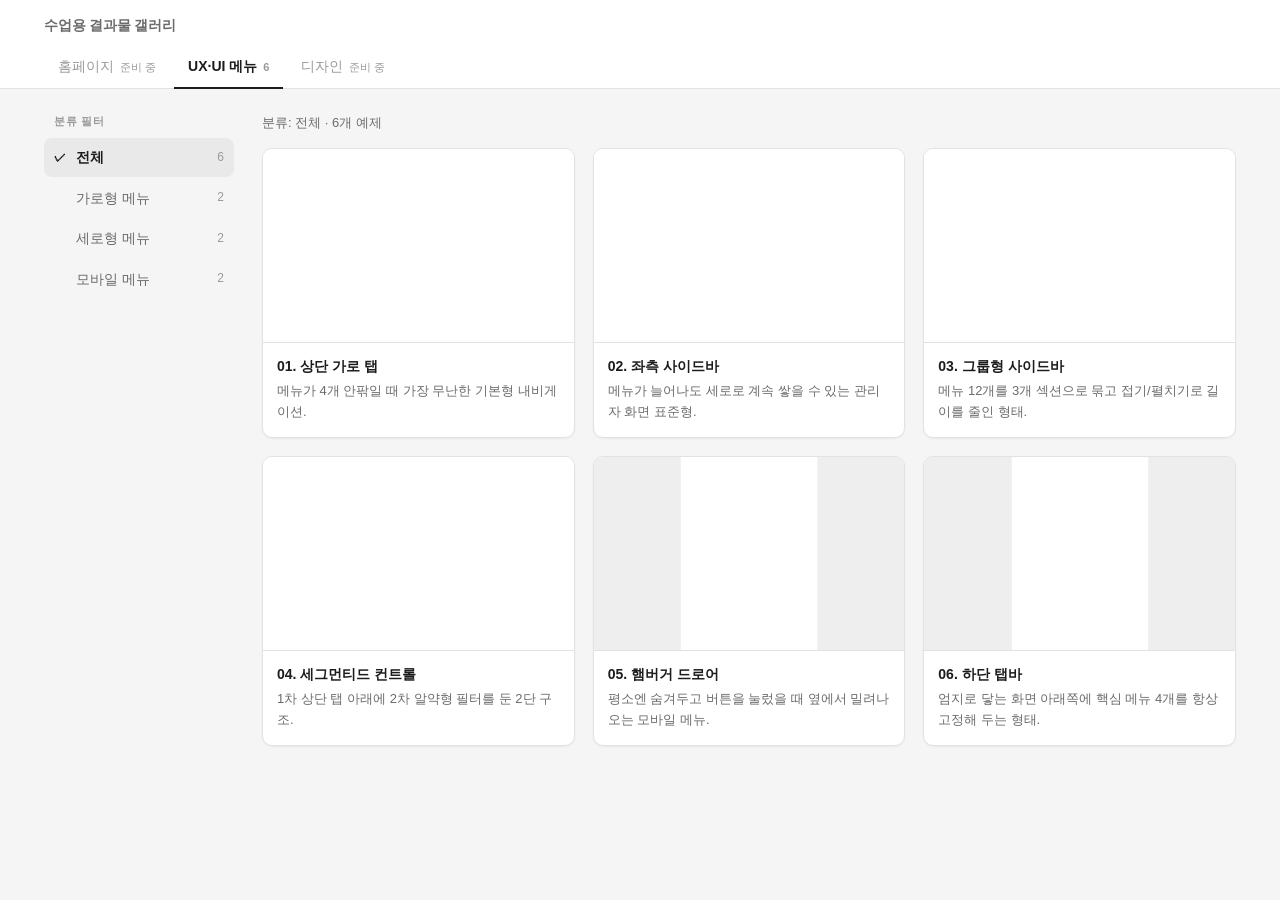
<file: index.html>
<!DOCTYPE html>
<html lang="ko">
<head>
<meta charset="UTF-8" />
<meta name="viewport" content="width=device-width, initial-scale=1.0" />
<title>수업용 결과물 갤러리</title>

<!-- ============================================================
     레포 루트 진입점.

     GitHub Pages 는 레포 루트(또는 /docs)만 사이트 최상단으로 삼습니다.
     실제 갤러리는 gallery/ 안에 있으므로, 루트로 들어온 사람을
     그쪽으로 넘겨 주는 역할만 합니다.

     넘기는 방법을 두 겹으로 뒀습니다.
     1) <meta http-equiv="refresh"> - JS 가 꺼져 있어도 동작
     2) 아래 링크 - 자동 이동이 막혔을 때 직접 누를 수 있게
     ============================================================ -->
<meta http-equiv="refresh" content="0; url=gallery/index.html" />
<link rel="canonical" href="gallery/index.html" />

<style>
  body {
    margin: 0;
    min-height: 100vh;
    display: grid;
    place-items: center;
    background: #f5f5f5;
    color: #1c1c1c;
    font-family: -apple-system, "Segoe UI", "Malgun Gothic", sans-serif;
    font-size: 14px;
  }

  .box { text-align: center; line-height: 1.7; }
  .box p { margin: 0 0 10px; color: #6b6b6b; }

  .box a {
    color: #1c1c1c;
    border-bottom: 1px solid #cfcfcf;
    text-decoration: none;
  }
</style>
</head>
<body>
  <div class="box">
    <p>갤러리로 이동 중입니다…</p>
    <a href="gallery/index.html">자동으로 넘어가지 않으면 여기를 눌러 주세요</a>
  </div>
</body>
</html>
</file>
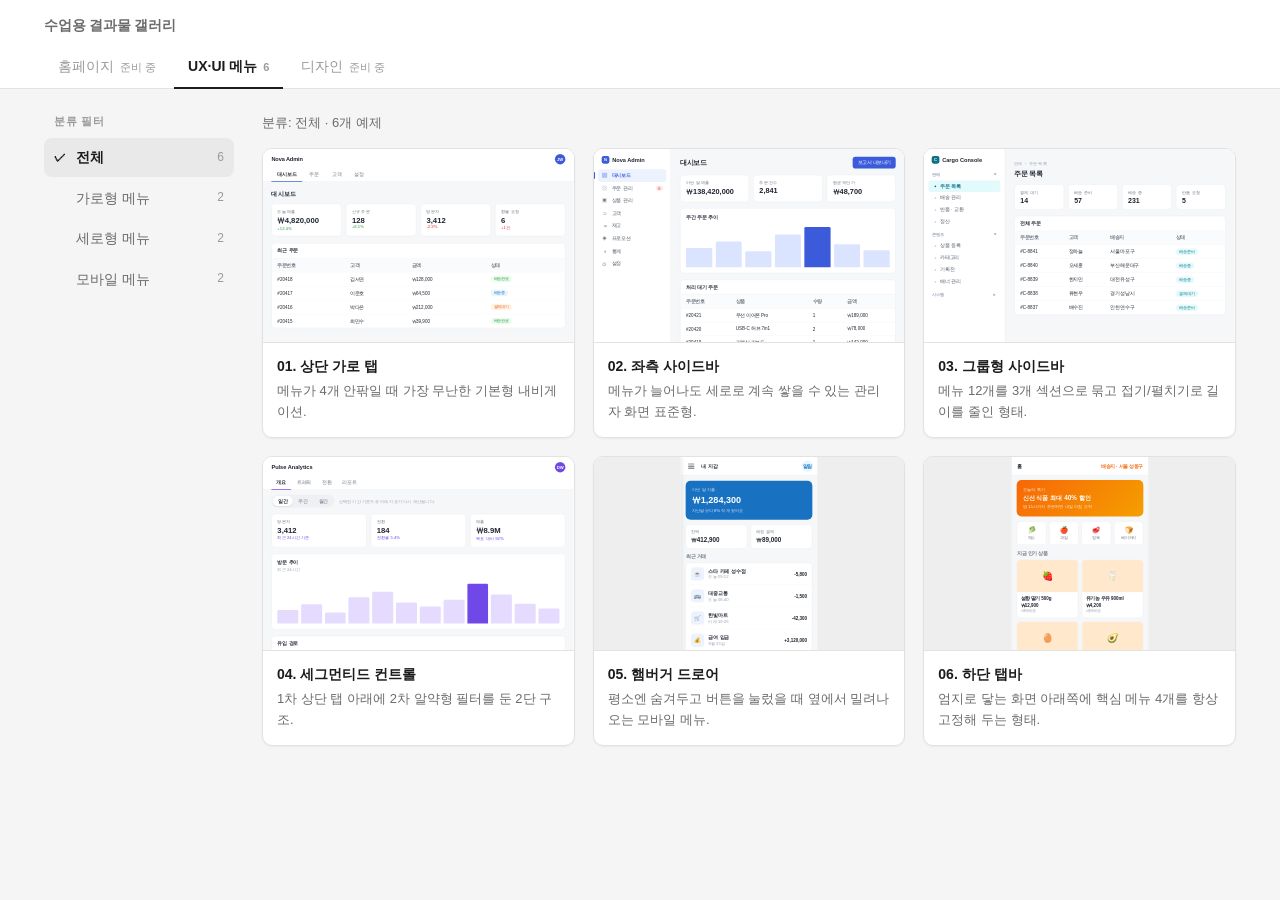
<file: gallery/index.html>
<!DOCTYPE html>
<html lang="ko">
<head>
  <meta charset="UTF-8" />
  <meta name="viewport" content="width=device-width, initial-scale=1.0" />
  <title>수업용 결과물 갤러리</title>

  <!-- 갤러리 UI 스타일. 예제 파일의 스타일과는 완전히 분리되어 있습니다.
       (예제는 iframe 안에서 실행되므로 서로 CSS가 섞이지 않습니다.) -->
  <link rel="stylesheet" href="assets/style.css" />
</head>
<body>

  <!-- ============================================================
       [1층] 상단 가로 탭 - 갤러리 전환
       홈페이지 / UX·UI 메뉴 / 디자인
       버튼은 app.js 가 데이터(GALLERY_DATA)를 보고 만들어 넣습니다.
       ============================================================ -->
  <header class="topbar">
    <div class="topbar__inner">
      <h1 class="topbar__title">수업용 결과물 갤러리</h1>
      <nav class="tabs" id="galleryTabs" aria-label="갤러리 선택"></nav>
    </div>
  </header>

  <!-- ============================================================
       [2층 + 3층] 좌측 사이드바(분류 필터) + 카드 그리드
       ============================================================ -->
  <main class="layout">

    <!-- [2층] 분류 필터.
         "페이지 이동"이 아니라 "필터"라는 점이 드러나도록
         제목에 안내 문구를 넣고, 선택된 항목에 체크 표시를 붙입니다.
         화면 폭 900px 이하에서는 CSS가 이 영역을 상단 가로 칩 줄로 바꿉니다. -->
    <aside class="sidebar" aria-label="분류 필터">
      <p class="sidebar__label">분류 필터</p>
      <ul class="filters" id="groupFilters"></ul>
    </aside>

    <!-- [3층] 카드 그리드 -->
    <section class="content">
      <!-- 현재 필터 상태를 한 줄로 알려주는 영역 -->
      <p class="content__status" id="resultStatus"></p>

      <!-- 카드들이 들어갈 자리. app.js 가 채웁니다. -->
      <div class="grid" id="cardGrid"></div>

      <!-- 데이터가 없는 갤러리(홈페이지/디자인)를 골랐을 때 보여줄 안내 -->
      <div class="empty" id="emptyState" hidden>
        <p class="empty__title">아직 등록된 예제가 없습니다.</p>
        <p class="empty__desc">이 갤러리는 준비 중입니다. 상단 탭에서 <b>UX·UI 메뉴</b>를 선택해 주세요.</p>
      </div>
    </section>
  </main>

  <!-- ============================================================
       상세 오버레이 모달
       평소에는 hidden 속성으로 숨겨두고, 카드를 클릭하면 app.js 가
       내용을 채운 뒤 hidden 을 제거해 보여줍니다.
       ============================================================ -->
  <div class="modal" id="modal" hidden>
    <!-- 배경(딤). 이 영역을 클릭하면 모달이 닫힙니다. -->
    <div class="modal__backdrop" data-close="1"></div>

    <div class="modal__panel" role="dialog" aria-modal="true" aria-labelledby="modalTitle">

      <!-- 모달 상단: 제목 + 닫기 버튼 -->
      <div class="modal__head">
        <h2 class="modal__title" id="modalTitle"></h2>
        <button class="iconbtn" type="button" id="modalClose" aria-label="닫기">&times;</button>
      </div>

      <!-- 폭 전환 세그먼티드 컨트롤.
           누르면 아래 미리보기 컨테이너의 "폭"만 바뀝니다.
           예제 안의 CSS 미디어쿼리가 실제로 반응하는지 확인하는 용도입니다. -->
      <div class="modal__tools">
        <div class="segmented" id="widthSwitch" role="group" aria-label="미리보기 폭">
          <button type="button" data-width="desktop">데스크톱</button>
          <button type="button" data-width="tablet">태블릿 768px</button>
          <button type="button" data-width="mobile">모바일 390px</button>
        </div>
        <!-- 예제 파일을 브라우저 새 탭에서 그대로 열어보는 링크 -->
        <a class="newtab" id="modalOpenNew" href="#" target="_blank" rel="noopener">새 창에서 열기 ↗</a>
      </div>

      <!-- 미리보기 무대.
           예제가 "갤러리 UI"가 아니라 "하나의 웹사이트"임을 보여주기 위해
           반드시 브라우저 창 모양 프레임(.browser) 안에 넣습니다. -->
      <div class="stage">
        <div class="browser" id="previewFrame">
          <!-- 창 상단 바: 신호등 점 3개 + 주소 표시줄 -->
          <div class="browser__bar">
            <span class="dot dot--red"></span>
            <span class="dot dot--yellow"></span>
            <span class="dot dot--green"></span>
            <span class="browser__url" id="previewUrl"></span>
          </div>
          <!-- 실제 예제가 실행되는 곳 -->
          <div class="browser__body">
            <iframe id="previewIframe" title="예제 미리보기"></iframe>
          </div>
        </div>
      </div>

      <!-- 하단 접이식 설명 패널.
           <details>/<summary> 는 브라우저가 기본으로 접기/펼치기를 해 주는 태그라
           JS 없이도 동작합니다. -->
      <details class="notes" id="modalNotes" open>
        <summary class="notes__summary">언제 쓰나 · 장점 · 단점</summary>
        <div class="notes__body">
          <section class="note">
            <h3 class="note__title">언제 쓰나</h3>
            <p class="note__when" id="noteWhen"></p>
          </section>
          <section class="note">
            <h3 class="note__title">장점</h3>
            <ul class="note__list" id="notePros"></ul>
          </section>
          <section class="note">
            <h3 class="note__title">단점</h3>
            <ul class="note__list" id="noteCons"></ul>
          </section>
        </div>
      </details>

    </div>
  </div>

  <!-- 데이터를 먼저 읽고(app.js 가 window.GALLERY_DATA 를 사용하므로),
       그다음 화면을 그리는 스크립트를 불러옵니다. 순서가 바뀌면 안 됩니다. -->
  <script src="data/examples.js"></script>
  <script src="assets/app.js"></script>
</body>
</html>
</file>
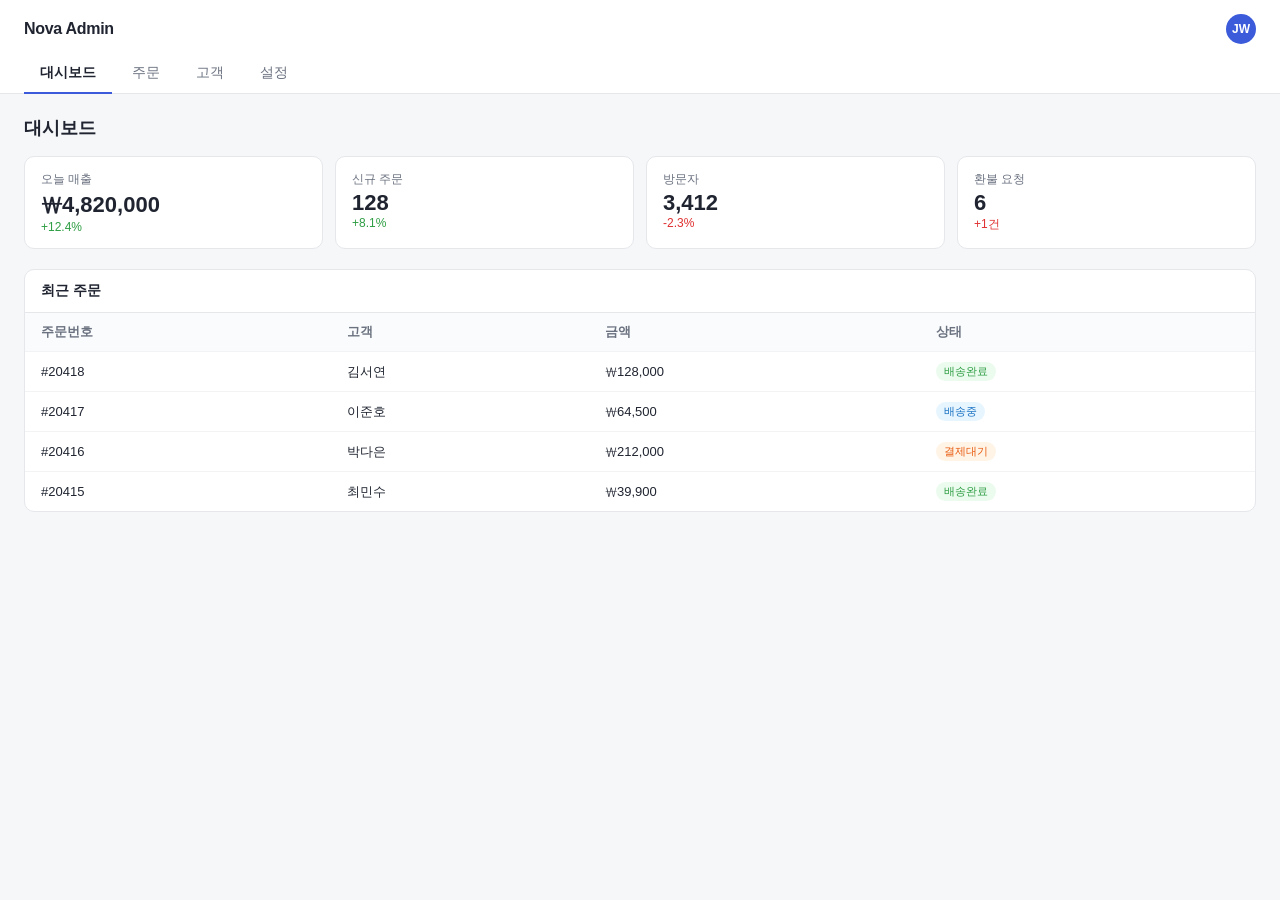
<file: gallery/examples/ux-menu/01-top-nav.html>
<!DOCTYPE html>
<html lang="ko">
<head>
<meta charset="UTF-8" />
<meta name="viewport" content="width=device-width, initial-scale=1.0" />
<title>01. 상단 가로 탭</title>

<!-- ============================================================
     [01] 상단 가로 탭 (Top Horizontal Tabs)

     메뉴를 화면 맨 위에 가로로 나란히 놓는 가장 기본적인 형태입니다.
     메뉴가 4개 안팎일 때 가장 잘 맞습니다.

     핵심 아이디어
     - 메뉴 버튼: display:flex 로 가로 배치
     - 선택 표시: 아래쪽 밑줄(border-bottom)
     - 화면 전환: 실제 페이지 이동 대신 패널을 보였다/숨겼다 함
     ============================================================ -->

<style>
  /* ---------- 공통 기초 ---------- */
  * { box-sizing: border-box; }

  body {
    margin: 0;
    font-family: -apple-system, "Segoe UI", "Malgun Gothic", sans-serif;
    background: #f6f7f9;
    color: #1f2430;
    font-size: 14px;
  }

  /* ---------- 헤더 (로고 + 탭) ---------- */
  .header {
    background: #fff;
    border-bottom: 1px solid #e5e7eb;
  }

  .header__top {
    display: flex;
    align-items: center;
    gap: 12px;
    padding: 14px 24px 0;
  }

  .logo {
    font-weight: 700;
    font-size: 16px;
    letter-spacing: -.3px;
  }

  /* 오른쪽 끝으로 밀어내기: margin-left:auto 가 남은 공간을 다 먹습니다 */
  .avatar {
    margin-left: auto;
    width: 30px;
    height: 30px;
    border-radius: 50%;
    background: #3b5bdb;
    color: #fff;
    display: grid;
    place-items: center;   /* 가로/세로 동시 가운데 정렬 */
    font-size: 12px;
    font-weight: 700;
  }

  /* ---------- 핵심: 가로 탭 줄 ---------- */
  .tabs {
    display: flex;         /* 자식(button)들을 가로로 나열 */
    gap: 4px;
    padding: 10px 24px 0;
  }

  .tab {
    padding: 10px 16px;
    border: 0;
    background: transparent;
    font: inherit;
    color: #6b7280;
    cursor: pointer;
    /* 선택 밑줄이 나중에 생겨도 높이가 흔들리지 않도록
       평소에도 투명한 밑줄을 미리 깔아 둡니다. */
    border-bottom: 2px solid transparent;
    margin-bottom: -1px;   /* 헤더 아래 경계선과 겹치게 */
  }

  .tab:hover { color: #1f2430; }

  /* 지금 선택된 탭 */
  .tab.is-active {
    color: #1f2430;
    font-weight: 700;
    border-bottom-color: #3b5bdb;
  }

  /* ---------- 본문 ---------- */
  .main { padding: 22px 24px 40px; }

  .page-title {
    margin: 0 0 16px;
    font-size: 18px;
    font-weight: 700;
  }

  /* 숫자 카드 4개 */
  .kpis {
    display: grid;
    grid-template-columns: repeat(4, 1fr);
    gap: 12px;
    margin-bottom: 20px;
  }

  .kpi {
    background: #fff;
    border: 1px solid #e5e7eb;
    border-radius: 10px;
    padding: 14px 16px;
  }

  .kpi__label { font-size: 12px; color: #6b7280; }
  .kpi__value { font-size: 22px; font-weight: 700; margin-top: 2px; }
  .kpi__delta { font-size: 12px; color: #2f9e44; }
  .kpi__delta.is-down { color: #e03131; }

  /* 표 */
  .card {
    background: #fff;
    border: 1px solid #e5e7eb;
    border-radius: 10px;
    overflow: hidden;
  }

  .card__head {
    padding: 12px 16px;
    border-bottom: 1px solid #e5e7eb;
    font-weight: 700;
  }

  table { width: 100%; border-collapse: collapse; }

  th, td {
    padding: 10px 16px;
    text-align: left;
    border-bottom: 1px solid #f1f3f5;
    font-size: 13px;
  }

  th { color: #6b7280; font-weight: 600; background: #fafbfc; }
  tr:last-child td { border-bottom: 0; }

  .badge {
    display: inline-block;
    padding: 2px 8px;
    border-radius: 999px;
    font-size: 11px;
    background: #e7f5ff;
    color: #1971c2;
  }

  .badge--done { background: #ebfbee; color: #2f9e44; }
  .badge--wait { background: #fff4e6; color: #e8590c; }

  /* 탭으로 전환되는 패널들. 기본은 숨김. */
  .panel { display: none; }
  .panel.is-on { display: block; }

  .placeholder {
    background: #fff;
    border: 1px dashed #d0d5dd;
    border-radius: 10px;
    padding: 40px;
    text-align: center;
    color: #6b7280;
  }

  /* ---------- 반응형: 좁아지면 KPI를 2열로 ---------- */
  @media (max-width: 760px) {
    .kpis { grid-template-columns: repeat(2, 1fr); }
    .tabs { overflow-x: auto; }   /* 탭이 넘치면 좌우 스크롤 */
  }
</style>
</head>
<body>

  <header class="header">
    <div class="header__top">
      <span class="logo">Nova Admin</span>
      <span class="avatar">JW</span>
    </div>

    <!-- 메뉴 4개. data-target 값으로 어떤 패널을 보여줄지 연결합니다. -->
    <nav class="tabs">
      <button class="tab is-active" data-target="dashboard">대시보드</button>
      <button class="tab" data-target="orders">주문</button>
      <button class="tab" data-target="customers">고객</button>
      <button class="tab" data-target="settings">설정</button>
    </nav>
  </header>

  <main class="main">

    <!-- 패널 1: 대시보드 -->
    <section class="panel is-on" id="dashboard">
      <h1 class="page-title">대시보드</h1>

      <div class="kpis">
        <div class="kpi">
          <div class="kpi__label">오늘 매출</div>
          <div class="kpi__value">₩4,820,000</div>
          <div class="kpi__delta">+12.4%</div>
        </div>
        <div class="kpi">
          <div class="kpi__label">신규 주문</div>
          <div class="kpi__value">128</div>
          <div class="kpi__delta">+8.1%</div>
        </div>
        <div class="kpi">
          <div class="kpi__label">방문자</div>
          <div class="kpi__value">3,412</div>
          <div class="kpi__delta is-down">-2.3%</div>
        </div>
        <div class="kpi">
          <div class="kpi__label">환불 요청</div>
          <div class="kpi__value">6</div>
          <div class="kpi__delta is-down">+1건</div>
        </div>
      </div>

      <div class="card">
        <div class="card__head">최근 주문</div>
        <table>
          <thead>
            <tr><th>주문번호</th><th>고객</th><th>금액</th><th>상태</th></tr>
          </thead>
          <tbody>
            <tr><td>#20418</td><td>김서연</td><td>₩128,000</td><td><span class="badge badge--done">배송완료</span></td></tr>
            <tr><td>#20417</td><td>이준호</td><td>₩64,500</td><td><span class="badge">배송중</span></td></tr>
            <tr><td>#20416</td><td>박다은</td><td>₩212,000</td><td><span class="badge badge--wait">결제대기</span></td></tr>
            <tr><td>#20415</td><td>최민수</td><td>₩39,900</td><td><span class="badge badge--done">배송완료</span></td></tr>
          </tbody>
        </table>
      </div>
    </section>

    <!-- 패널 2~4: 내용은 자리표시자로 간단히 -->
    <section class="panel" id="orders">
      <h1 class="page-title">주문</h1>
      <div class="placeholder">주문 목록 화면이 들어갈 자리입니다.</div>
    </section>

    <section class="panel" id="customers">
      <h1 class="page-title">고객</h1>
      <div class="placeholder">고객 목록 화면이 들어갈 자리입니다.</div>
    </section>

    <section class="panel" id="settings">
      <h1 class="page-title">설정</h1>
      <div class="placeholder">설정 화면이 들어갈 자리입니다.</div>
    </section>

  </main>

<script>
  /* ------------------------------------------------------------
     탭 전환 스크립트

     각 버튼마다 이벤트를 따로 붙이지 않고, 부모 <nav> 에 한 번만
     붙여서 클릭이 올라오는 것을 받습니다. (이벤트 위임)
     ------------------------------------------------------------ */
  var nav = document.querySelector('.tabs');

  nav.addEventListener('click', function (e) {
    // 클릭된 지점에서 위로 올라가며 가장 가까운 .tab 을 찾습니다.
    var btn = e.target.closest('.tab');
    if (!btn) return;   // 탭이 아닌 빈 곳을 눌렀으면 무시

    // 1) 모든 탭의 선택 표시를 끄고, 누른 탭만 켭니다.
    document.querySelectorAll('.tab').forEach(function (t) {
      t.classList.remove('is-active');
    });
    btn.classList.add('is-active');

    // 2) 모든 패널을 숨기고, 연결된 패널만 보여줍니다.
    document.querySelectorAll('.panel').forEach(function (p) {
      p.classList.remove('is-on');
    });
    document.getElementById(btn.dataset.target).classList.add('is-on');
  });
</script>
</body>
</html>
</file>
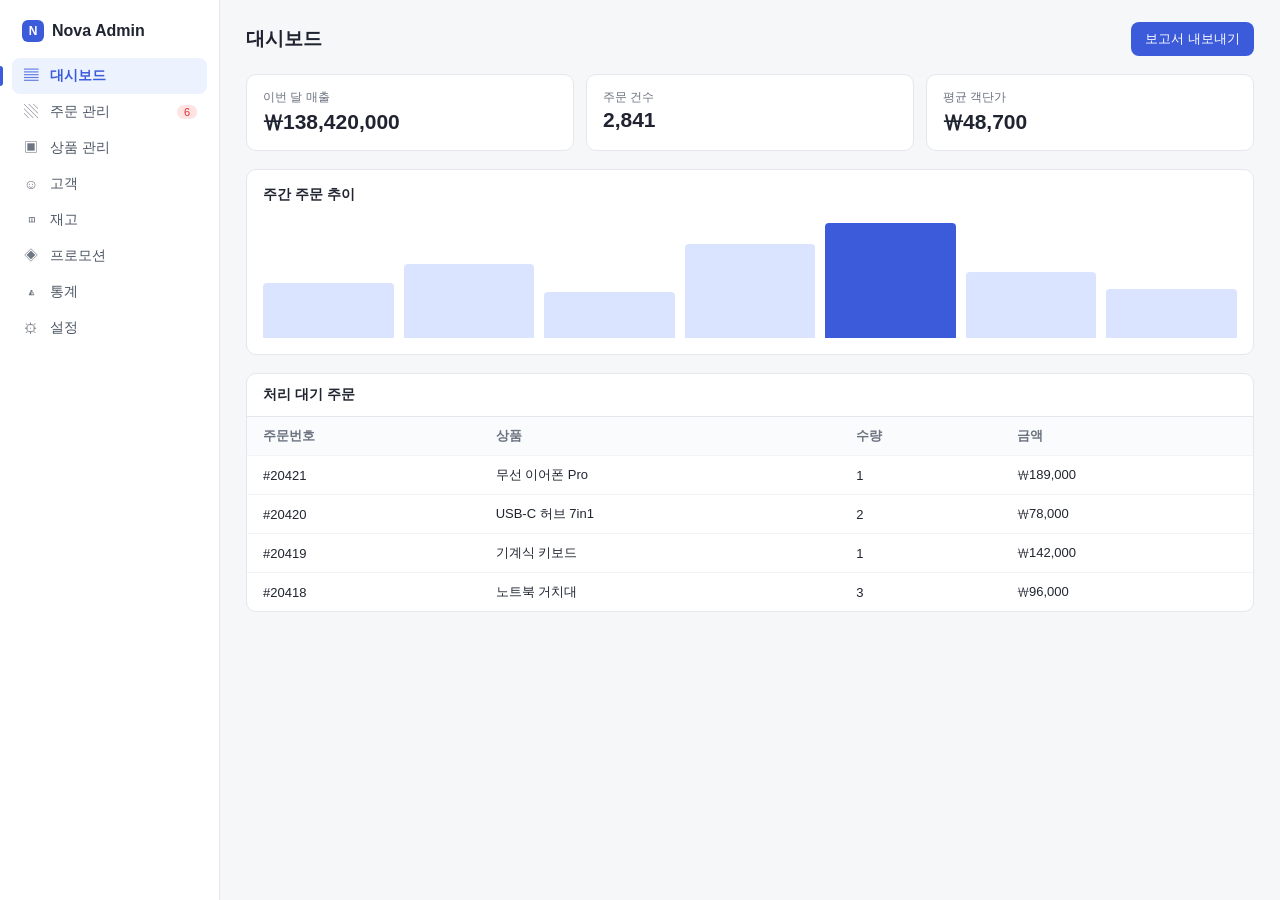
<file: gallery/examples/ux-menu/02-side-nav.html>
<!DOCTYPE html>
<html lang="ko">
<head>
<meta charset="UTF-8" />
<meta name="viewport" content="width=device-width, initial-scale=1.0" />
<title>02. 좌측 사이드바</title>

<!-- ============================================================
     [02] 좌측 사이드바 (Left Sidebar)

     메뉴를 화면 왼쪽에 세로로 쌓는 형태입니다.
     관리자 페이지처럼 메뉴가 6~10개로 많을 때 씁니다.

     핵심 아이디어
     - 전체 레이아웃: display:grid + grid-template-columns: 220px 1fr
       (왼쪽 220px 고정, 오른쪽은 남은 공간 전부)
     - 사이드바는 position:sticky 로 스크롤해도 붙어 있게
     - 선택 표시: 배경색 + 왼쪽 세로 막대
     ============================================================ -->

<style>
  * { box-sizing: border-box; }

  body {
    margin: 0;
    font-family: -apple-system, "Segoe UI", "Malgun Gothic", sans-serif;
    background: #f6f7f9;
    color: #1f2430;
    font-size: 14px;
  }

  /* ---------- 핵심: 2단 레이아웃 ---------- */
  .layout {
    display: grid;
    grid-template-columns: 220px 1fr;  /* 왼쪽 메뉴 / 오른쪽 본문 */
    min-height: 100vh;
  }

  /* ---------- 사이드바 ---------- */
  .side {
    background: #fff;
    border-right: 1px solid #e5e7eb;
    padding: 16px 12px;
    position: sticky;   /* 본문이 길어져도 메뉴는 화면에 남아 있게 */
    top: 0;
    height: 100vh;
    overflow-y: auto;
  }

  .side__logo {
    display: flex;
    align-items: center;
    gap: 8px;
    padding: 4px 10px 16px;
    font-weight: 700;
    font-size: 16px;
  }

  .side__mark {
    width: 22px;
    height: 22px;
    border-radius: 6px;
    background: #3b5bdb;
    color: #fff;
    display: grid;
    place-items: center;
    font-size: 12px;
  }

  .menu { list-style: none; margin: 0; padding: 0; }

  /* 메뉴 한 줄 */
  .menu__link {
    display: flex;
    align-items: center;
    gap: 10px;
    width: 100%;
    padding: 9px 10px;
    border: 0;
    border-radius: 8px;
    background: transparent;
    font: inherit;
    color: #4b5563;
    text-align: left;
    cursor: pointer;
    position: relative;   /* 왼쪽 세로 막대를 붙이기 위한 기준 */
  }

  .menu__link:hover { background: #f1f3f5; color: #1f2430; }

  /* 선택된 메뉴 */
  .menu__link.is-active {
    background: #edf2ff;
    color: #3b5bdb;
    font-weight: 700;
  }

  /* 선택된 메뉴 왼쪽에 세로 막대를 그려 현재 위치를 강조 */
  .menu__link.is-active::before {
    content: "";
    position: absolute;
    left: -12px;              /* 사이드바 안쪽 패딩만큼 밖으로 */
    top: 8px;
    bottom: 8px;
    width: 3px;
    border-radius: 0 3px 3px 0;
    background: #3b5bdb;
  }

  .menu__icon {
    width: 18px;
    text-align: center;
    font-size: 14px;
    opacity: .8;
  }

  .menu__badge {
    margin-left: auto;
    font-size: 11px;
    padding: 1px 7px;
    border-radius: 999px;
    background: #ffe3e3;
    color: #e03131;
  }

  /* ---------- 본문 ---------- */
  .main { padding: 22px 26px 40px; }

  .topline {
    display: flex;
    align-items: center;
    margin-bottom: 18px;
  }

  .page-title { margin: 0; font-size: 19px; font-weight: 700; }

  .btn {
    margin-left: auto;
    padding: 8px 14px;
    border: 0;
    border-radius: 8px;
    background: #3b5bdb;
    color: #fff;
    font: inherit;
    font-size: 13px;
    cursor: pointer;
  }

  .kpis {
    display: grid;
    grid-template-columns: repeat(3, 1fr);
    gap: 12px;
    margin-bottom: 18px;
  }

  .kpi {
    background: #fff;
    border: 1px solid #e5e7eb;
    border-radius: 10px;
    padding: 14px 16px;
  }

  .kpi__label { font-size: 12px; color: #6b7280; }
  .kpi__value { font-size: 21px; font-weight: 700; margin-top: 2px; }

  /* 막대 그래프 흉내 (실제 차트 라이브러리 없이 div 높이로만) */
  .chart {
    background: #fff;
    border: 1px solid #e5e7eb;
    border-radius: 10px;
    padding: 16px;
    margin-bottom: 18px;
  }

  .chart__title { font-weight: 700; margin-bottom: 14px; }

  .bars {
    display: flex;
    align-items: flex-end;   /* 막대를 바닥에 맞춰 정렬 */
    gap: 10px;
    height: 120px;
  }

  .bar {
    flex: 1;
    background: #dbe4ff;
    border-radius: 4px 4px 0 0;
  }

  .bar--hi { background: #3b5bdb; }

  .card {
    background: #fff;
    border: 1px solid #e5e7eb;
    border-radius: 10px;
    overflow: hidden;
  }

  .card__head { padding: 12px 16px; border-bottom: 1px solid #e5e7eb; font-weight: 700; }

  table { width: 100%; border-collapse: collapse; }

  th, td {
    padding: 10px 16px;
    text-align: left;
    border-bottom: 1px solid #f1f3f5;
    font-size: 13px;
  }

  th { color: #6b7280; font-weight: 600; background: #fafbfc; }
  tr:last-child td { border-bottom: 0; }

  /* ---------- 반응형 ----------
     화면이 좁아지면 사이드바를 아이콘만 남기고 접어
     본문 공간을 확보합니다. (모바일 대응은 05번 드로어 참고) */
  @media (max-width: 860px) {
    .layout { grid-template-columns: 60px 1fr; }
    .side { padding: 16px 8px; }
    .side__logo span:last-child,
    .menu__link span:not(.menu__icon) { display: none; }
    .menu__link { justify-content: center; }
    .kpis { grid-template-columns: 1fr; }
  }
</style>
</head>
<body>

  <div class="layout">

    <!-- ---------- 좌측 메뉴 8개 ---------- -->
    <aside class="side">
      <div class="side__logo">
        <span class="side__mark">N</span>
        <span>Nova Admin</span>
      </div>

      <ul class="menu">
        <li><button class="menu__link is-active"><span class="menu__icon">▤</span><span>대시보드</span></button></li>
        <li><button class="menu__link"><span class="menu__icon">▧</span><span>주문 관리</span><span class="menu__badge">6</span></button></li>
        <li><button class="menu__link"><span class="menu__icon">▣</span><span>상품 관리</span></button></li>
        <li><button class="menu__link"><span class="menu__icon">☺</span><span>고객</span></button></li>
        <li><button class="menu__link"><span class="menu__icon">◫</span><span>재고</span></button></li>
        <li><button class="menu__link"><span class="menu__icon">◈</span><span>프로모션</span></button></li>
        <li><button class="menu__link"><span class="menu__icon">◭</span><span>통계</span></button></li>
        <li><button class="menu__link"><span class="menu__icon">⚙</span><span>설정</span></button></li>
      </ul>
    </aside>

    <!-- ---------- 본문 ---------- -->
    <main class="main">
      <div class="topline">
        <h1 class="page-title">대시보드</h1>
        <button class="btn">보고서 내보내기</button>
      </div>

      <div class="kpis">
        <div class="kpi"><div class="kpi__label">이번 달 매출</div><div class="kpi__value">₩138,420,000</div></div>
        <div class="kpi"><div class="kpi__label">주문 건수</div><div class="kpi__value">2,841</div></div>
        <div class="kpi"><div class="kpi__label">평균 객단가</div><div class="kpi__value">₩48,700</div></div>
      </div>

      <div class="chart">
        <div class="chart__title">주간 주문 추이</div>
        <!-- 막대 높이는 style 로 직접 지정했습니다. 실제 서비스라면
             데이터를 계산해 이 값을 넣게 됩니다. -->
        <div class="bars">
          <div class="bar" style="height: 46%"></div>
          <div class="bar" style="height: 62%"></div>
          <div class="bar" style="height: 38%"></div>
          <div class="bar" style="height: 78%"></div>
          <div class="bar bar--hi" style="height: 96%"></div>
          <div class="bar" style="height: 55%"></div>
          <div class="bar" style="height: 41%"></div>
        </div>
      </div>

      <div class="card">
        <div class="card__head">처리 대기 주문</div>
        <table>
          <thead>
            <tr><th>주문번호</th><th>상품</th><th>수량</th><th>금액</th></tr>
          </thead>
          <tbody>
            <tr><td>#20421</td><td>무선 이어폰 Pro</td><td>1</td><td>₩189,000</td></tr>
            <tr><td>#20420</td><td>USB-C 허브 7in1</td><td>2</td><td>₩78,000</td></tr>
            <tr><td>#20419</td><td>기계식 키보드</td><td>1</td><td>₩142,000</td></tr>
            <tr><td>#20418</td><td>노트북 거치대</td><td>3</td><td>₩96,000</td></tr>
          </tbody>
        </table>
      </div>
    </main>

  </div>

<script>
  /* ------------------------------------------------------------
     메뉴 선택 표시 바꾸기
     실제로는 페이지를 이동하겠지만, 예제이므로 선택 표시만 옮깁니다.
     ------------------------------------------------------------ */
  document.querySelector('.menu').addEventListener('click', function (e) {
    var link = e.target.closest('.menu__link');
    if (!link) return;

    document.querySelectorAll('.menu__link').forEach(function (el) {
      el.classList.remove('is-active');
    });
    link.classList.add('is-active');

    // 본문 제목도 함께 바꿔 "이동한 느낌"을 냅니다.
    var label = link.querySelector('span:not(.menu__icon)');
    if (label) document.querySelector('.page-title').textContent = label.textContent;
  });
</script>
</body>
</html>
</file>
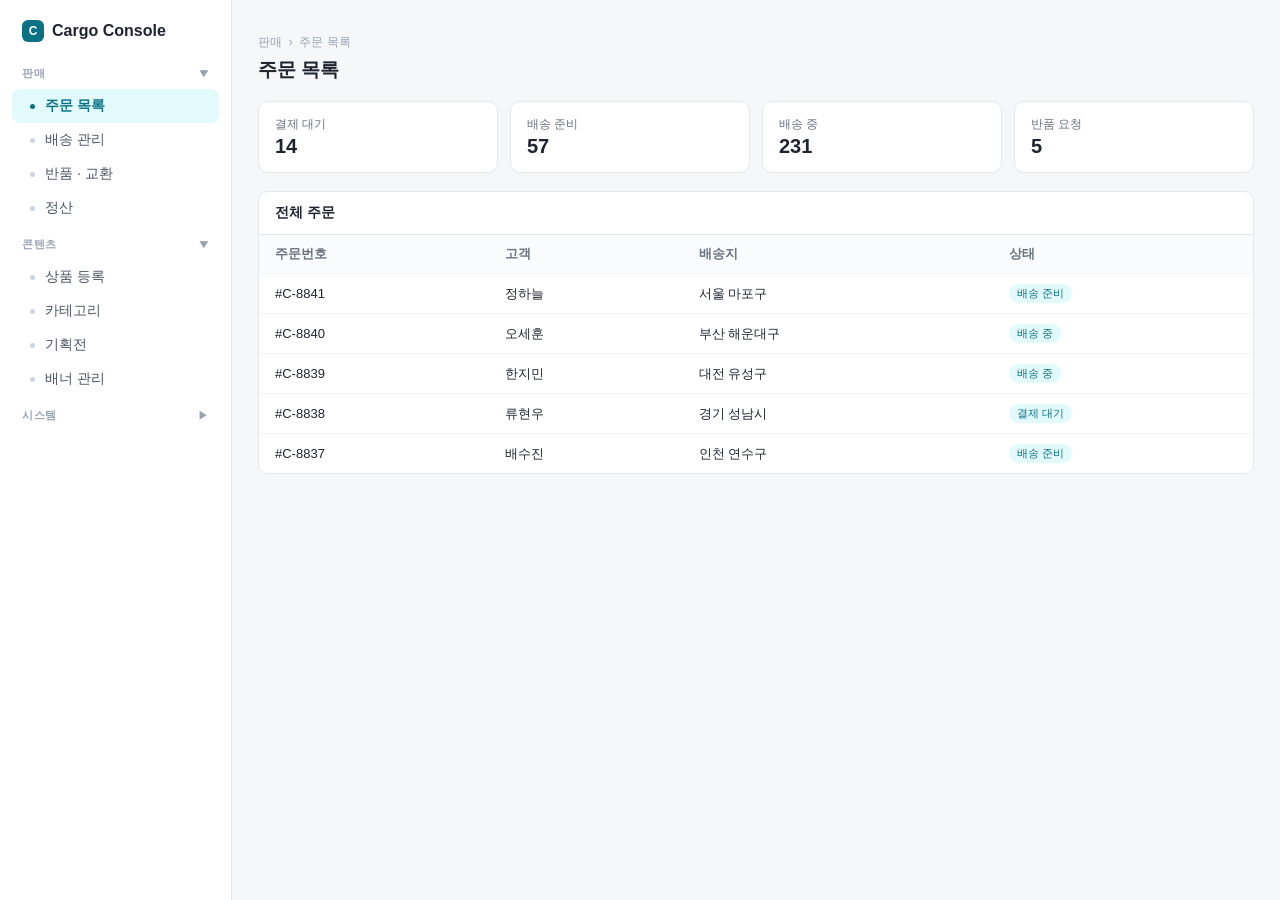
<file: gallery/examples/ux-menu/03-group-nav.html>
<!DOCTYPE html>
<html lang="ko">
<head>
<meta charset="UTF-8" />
<meta name="viewport" content="width=device-width, initial-scale=1.0" />
<title>03. 그룹형 사이드바</title>

<!-- ============================================================
     [03] 그룹형 사이드바 (Grouped / Accordion Sidebar)

     메뉴 12개를 성격에 따라 3개 섹션으로 묶은 형태입니다.
     메뉴가 10개를 넘어가면 한 덩어리로는 읽기 힘들어지므로
     "판매 / 콘텐츠 / 시스템" 처럼 묶어 줍니다.

     핵심 아이디어
     - 섹션 제목을 누르면 그 아래 목록이 접혔다 펼쳐짐 (아코디언)
     - 접기 구현: max-height 를 0 <-> 충분히 큰 값으로 바꿔
       transition 이 걸리게 함 (height:auto 로는 애니메이션이 안 됨)
     ============================================================ -->

<style>
  * { box-sizing: border-box; }

  body {
    margin: 0;
    font-family: -apple-system, "Segoe UI", "Malgun Gothic", sans-serif;
    background: #f6f7f9;
    color: #1f2430;
    font-size: 14px;
  }

  .layout {
    display: grid;
    grid-template-columns: 232px 1fr;
    min-height: 100vh;
  }

  /* ---------- 사이드바 ---------- */
  .side {
    background: #fff;
    border-right: 1px solid #e5e7eb;
    padding: 16px 12px 24px;
    position: sticky;
    top: 0;
    height: 100vh;
    overflow-y: auto;
  }

  .side__logo {
    display: flex;
    align-items: center;
    gap: 8px;
    padding: 4px 10px 16px;
    font-weight: 700;
    font-size: 16px;
  }

  .side__mark {
    width: 22px; height: 22px;
    border-radius: 6px;
    background: #0b7285; color: #fff;
    display: grid; place-items: center;
    font-size: 12px;
  }

  /* ---------- 섹션 하나 ---------- */
  .group { margin-bottom: 4px; }

  /* 섹션 제목 (누르면 접기/펼치기) */
  .group__head {
    display: flex;
    align-items: center;
    gap: 8px;
    width: 100%;
    padding: 8px 10px;
    border: 0;
    background: transparent;
    font: inherit;
    font-size: 11px;
    font-weight: 700;
    letter-spacing: .06em;
    color: #98a2b3;
    cursor: pointer;
    text-align: left;
  }

  .group__head:hover { color: #475467; }

  /* 화살표. 펼쳐지면 90도 회전합니다. */
  .group__arrow {
    margin-left: auto;
    font-size: 10px;
    transition: transform .18s ease;
  }

  .group.is-open .group__arrow { transform: rotate(90deg); }

  /* 접히는 목록.
     max-height 를 0 으로 두면 접히고, 넉넉한 값을 주면 펼쳐집니다.
     overflow:hidden 이 있어야 접혔을 때 내용이 삐져나오지 않습니다. */
  .group__list {
    list-style: none;
    margin: 0;
    padding: 0;
    max-height: 0;
    overflow: hidden;
    transition: max-height .22s ease;
  }

  .group.is-open .group__list { max-height: 320px; }

  .menu__link {
    display: flex;
    align-items: center;
    gap: 10px;
    width: 100%;
    padding: 8px 10px 8px 18px;   /* 왼쪽을 더 띄워 섹션 하위임을 표시 */
    border: 0;
    border-radius: 8px;
    background: transparent;
    font: inherit;
    color: #4b5563;
    text-align: left;
    cursor: pointer;
  }

  .menu__link:hover { background: #f1f3f5; color: #1f2430; }

  .menu__link.is-active {
    background: #e3fafc;
    color: #0b7285;
    font-weight: 700;
  }

  .menu__dot {
    width: 5px; height: 5px;
    border-radius: 50%;
    background: #cbd5e1;
    flex: 0 0 5px;
  }

  .menu__link.is-active .menu__dot { background: #0b7285; }

  /* ---------- 본문 ---------- */
  .main { padding: 22px 26px 40px; }

  .crumbs { font-size: 12px; color: #98a2b3; margin-bottom: 6px; }
  .page-title { margin: 0 0 18px; font-size: 19px; font-weight: 700; }

  .kpis {
    display: grid;
    grid-template-columns: repeat(4, 1fr);
    gap: 12px;
    margin-bottom: 18px;
  }

  .kpi {
    background: #fff;
    border: 1px solid #e5e7eb;
    border-radius: 10px;
    padding: 14px 16px;
  }

  .kpi__label { font-size: 12px; color: #6b7280; }
  .kpi__value { font-size: 20px; font-weight: 700; margin-top: 2px; }

  .card {
    background: #fff;
    border: 1px solid #e5e7eb;
    border-radius: 10px;
    overflow: hidden;
  }

  .card__head { padding: 12px 16px; border-bottom: 1px solid #e5e7eb; font-weight: 700; }

  table { width: 100%; border-collapse: collapse; }

  th, td {
    padding: 10px 16px;
    text-align: left;
    border-bottom: 1px solid #f1f3f5;
    font-size: 13px;
  }

  th { color: #6b7280; font-weight: 600; background: #fafbfc; }
  tr:last-child td { border-bottom: 0; }

  .tag {
    display: inline-block;
    padding: 2px 8px;
    border-radius: 999px;
    font-size: 11px;
    background: #e3fafc;
    color: #0b7285;
  }

  @media (max-width: 860px) {
    .layout { grid-template-columns: 1fr; }
    .side { position: static; height: auto; }
    .kpis { grid-template-columns: repeat(2, 1fr); }
  }
</style>
</head>
<body>

  <div class="layout">

    <!-- ---------- 메뉴 12개 / 섹션 3개 ---------- -->
    <aside class="side">
      <div class="side__logo">
        <span class="side__mark">C</span>
        <span>Cargo Console</span>
      </div>

      <!-- 섹션 1: 기본으로 펼쳐진 상태(is-open) -->
      <div class="group is-open">
        <button class="group__head">
          <span>판매</span>
          <span class="group__arrow">▶</span>
        </button>
        <ul class="group__list">
          <li><button class="menu__link is-active"><span class="menu__dot"></span>주문 목록</button></li>
          <li><button class="menu__link"><span class="menu__dot"></span>배송 관리</button></li>
          <li><button class="menu__link"><span class="menu__dot"></span>반품 · 교환</button></li>
          <li><button class="menu__link"><span class="menu__dot"></span>정산</button></li>
        </ul>
      </div>

      <!-- 섹션 2 -->
      <div class="group is-open">
        <button class="group__head">
          <span>콘텐츠</span>
          <span class="group__arrow">▶</span>
        </button>
        <ul class="group__list">
          <li><button class="menu__link"><span class="menu__dot"></span>상품 등록</button></li>
          <li><button class="menu__link"><span class="menu__dot"></span>카테고리</button></li>
          <li><button class="menu__link"><span class="menu__dot"></span>기획전</button></li>
          <li><button class="menu__link"><span class="menu__dot"></span>배너 관리</button></li>
        </ul>
      </div>

      <!-- 섹션 3: 기본으로 접힌 상태 -->
      <div class="group">
        <button class="group__head">
          <span>시스템</span>
          <span class="group__arrow">▶</span>
        </button>
        <ul class="group__list">
          <li><button class="menu__link"><span class="menu__dot"></span>사용자 · 권한</button></li>
          <li><button class="menu__link"><span class="menu__dot"></span>알림 설정</button></li>
          <li><button class="menu__link"><span class="menu__dot"></span>연동 관리</button></li>
          <li><button class="menu__link"><span class="menu__dot"></span>로그 기록</button></li>
        </ul>
      </div>
    </aside>

    <!-- ---------- 본문 ---------- -->
    <main class="main">
      <p class="crumbs">판매 &nbsp;›&nbsp; 주문 목록</p>
      <h1 class="page-title">주문 목록</h1>

      <div class="kpis">
        <div class="kpi"><div class="kpi__label">결제 대기</div><div class="kpi__value">14</div></div>
        <div class="kpi"><div class="kpi__label">배송 준비</div><div class="kpi__value">57</div></div>
        <div class="kpi"><div class="kpi__label">배송 중</div><div class="kpi__value">231</div></div>
        <div class="kpi"><div class="kpi__label">반품 요청</div><div class="kpi__value">5</div></div>
      </div>

      <div class="card">
        <div class="card__head">전체 주문</div>
        <table>
          <thead>
            <tr><th>주문번호</th><th>고객</th><th>배송지</th><th>상태</th></tr>
          </thead>
          <tbody>
            <tr><td>#C-8841</td><td>정하늘</td><td>서울 마포구</td><td><span class="tag">배송 준비</span></td></tr>
            <tr><td>#C-8840</td><td>오세훈</td><td>부산 해운대구</td><td><span class="tag">배송 중</span></td></tr>
            <tr><td>#C-8839</td><td>한지민</td><td>대전 유성구</td><td><span class="tag">배송 중</span></td></tr>
            <tr><td>#C-8838</td><td>류현우</td><td>경기 성남시</td><td><span class="tag">결제 대기</span></td></tr>
            <tr><td>#C-8837</td><td>배수진</td><td>인천 연수구</td><td><span class="tag">배송 준비</span></td></tr>
          </tbody>
        </table>
      </div>
    </main>

  </div>

<script>
  /* ------------------------------------------------------------
     (1) 섹션 접기 / 펼치기
     섹션 제목(.group__head)을 누르면 부모 .group 에 붙은
     is-open 클래스를 켰다/껐다 합니다.
     실제 접히는 동작은 CSS 의 max-height 가 처리합니다.
     ------------------------------------------------------------ */
  document.querySelectorAll('.group__head').forEach(function (head) {
    head.addEventListener('click', function () {
      head.parentElement.classList.toggle('is-open');
    });
  });

  /* ------------------------------------------------------------
     (2) 메뉴 선택 표시 + 본문 제목/경로 갱신
     ------------------------------------------------------------ */
  document.querySelectorAll('.menu__link').forEach(function (link) {
    link.addEventListener('click', function () {
      document.querySelectorAll('.menu__link').forEach(function (el) {
        el.classList.remove('is-active');
      });
      link.classList.add('is-active');

      // 이 메뉴가 속한 섹션 이름을 찾아 이동 경로(breadcrumb)를 만듭니다.
      var groupName = link.closest('.group').querySelector('.group__head span').textContent;
      var itemName  = link.textContent.trim();

      document.querySelector('.crumbs').innerHTML =
        groupName + ' &nbsp;›&nbsp; ' + itemName;
      document.querySelector('.page-title').textContent = itemName;
    });
  });
</script>
</body>
</html>
</file>
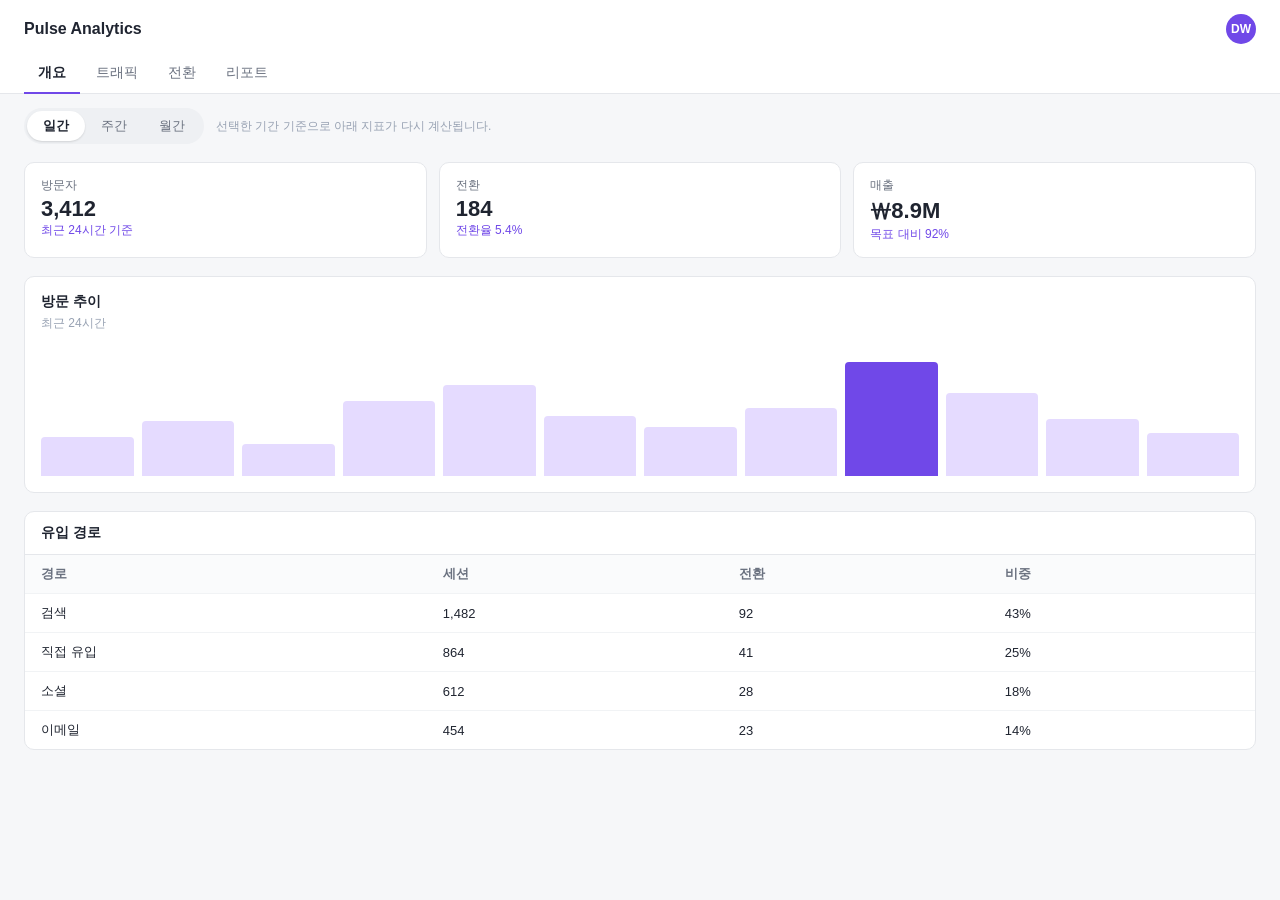
<file: gallery/examples/ux-menu/04-segmented.html>
<!DOCTYPE html>
<html lang="ko">
<head>
<meta charset="UTF-8" />
<meta name="viewport" content="width=device-width, initial-scale=1.0" />
<title>04. 세그먼티드 컨트롤</title>

<!-- ============================================================
     [04] 세그먼티드 컨트롤 (Segmented Control) - 2단 메뉴

     1차: 상단 가로 탭 (큰 분류)
     2차: 그 아래 알약형 세그먼티드 컨트롤 3개 (좁은 범위 필터)

     핵심 아이디어
     - 1차와 2차의 "생김새"를 다르게 해서 계층을 눈으로 구분시킵니다.
       1차는 밑줄, 2차는 알약(pill) 배경.
       같은 모양으로 두 줄을 쌓으면 사용자가 무엇이 상위인지 헷갈립니다.
     - 2차는 선택지가 모두 보이므로 드롭다운보다 조작이 빠릅니다.
     ============================================================ -->

<style>
  * { box-sizing: border-box; }

  body {
    margin: 0;
    font-family: -apple-system, "Segoe UI", "Malgun Gothic", sans-serif;
    background: #f6f7f9;
    color: #1f2430;
    font-size: 14px;
  }

  .header { background: #fff; border-bottom: 1px solid #e5e7eb; }

  .header__top {
    display: flex;
    align-items: center;
    padding: 14px 24px 0;
  }

  .logo { font-weight: 700; font-size: 16px; }

  .avatar {
    margin-left: auto;
    width: 30px; height: 30px;
    border-radius: 50%;
    background: #7048e8; color: #fff;
    display: grid; place-items: center;
    font-size: 12px; font-weight: 700;
  }

  /* ---------- 1차 메뉴: 밑줄형 탭 ---------- */
  .tabs {
    display: flex;
    gap: 2px;
    padding: 10px 24px 0;
  }

  .tab {
    padding: 10px 14px;
    border: 0;
    background: transparent;
    font: inherit;
    color: #6b7280;
    cursor: pointer;
    border-bottom: 2px solid transparent;
    margin-bottom: -1px;
  }

  .tab:hover { color: #1f2430; }

  .tab.is-active {
    color: #1f2430;
    font-weight: 700;
    border-bottom-color: #7048e8;
  }

  /* ---------- 2차 메뉴: 알약형 세그먼티드 컨트롤 ---------- */
  .subbar {
    display: flex;
    align-items: center;
    gap: 12px;
    padding: 14px 24px;
  }

  /* 회색 트랙 안에 버튼 3개가 들어 있는 구조 */
  .segmented {
    display: inline-flex;
    padding: 3px;
    background: #eef0f3;
    border-radius: 999px;
  }

  .seg {
    padding: 6px 16px;
    border: 0;
    border-radius: 999px;
    background: transparent;
    font: inherit;
    font-size: 13px;
    color: #6b7280;
    cursor: pointer;
    transition: background .15s, color .15s;
  }

  /* 선택된 항목만 흰 알약이 떠오르게 */
  .seg.is-on {
    background: #fff;
    color: #1f2430;
    font-weight: 700;
    box-shadow: 0 1px 2px rgba(0,0,0,.12);
  }

  .subbar__hint { font-size: 12px; color: #98a2b3; }

  /* ---------- 본문 ---------- */
  .main { padding: 4px 24px 40px; }

  .kpis {
    display: grid;
    grid-template-columns: repeat(3, 1fr);
    gap: 12px;
    margin-bottom: 18px;
  }

  .kpi {
    background: #fff;
    border: 1px solid #e5e7eb;
    border-radius: 10px;
    padding: 14px 16px;
  }

  .kpi__label { font-size: 12px; color: #6b7280; }
  .kpi__value { font-size: 22px; font-weight: 700; margin-top: 2px; }
  .kpi__sub   { font-size: 12px; color: #7048e8; }

  .chart {
    background: #fff;
    border: 1px solid #e5e7eb;
    border-radius: 10px;
    padding: 16px;
    margin-bottom: 18px;
  }

  .chart__title { font-weight: 700; margin-bottom: 4px; }
  .chart__desc  { font-size: 12px; color: #98a2b3; margin-bottom: 14px; }

  .bars {
    display: flex;
    align-items: flex-end;
    gap: 8px;
    height: 130px;
  }

  .bar {
    flex: 1;
    background: #e5dbff;
    border-radius: 4px 4px 0 0;
    transition: height .25s ease;   /* 기간을 바꾸면 부드럽게 변함 */
  }

  .bar--hi { background: #7048e8; }

  .card {
    background: #fff;
    border: 1px solid #e5e7eb;
    border-radius: 10px;
    overflow: hidden;
  }

  .card__head { padding: 12px 16px; border-bottom: 1px solid #e5e7eb; font-weight: 700; }

  table { width: 100%; border-collapse: collapse; }

  th, td {
    padding: 10px 16px;
    text-align: left;
    border-bottom: 1px solid #f1f3f5;
    font-size: 13px;
  }

  th { color: #6b7280; font-weight: 600; background: #fafbfc; }
  tr:last-child td { border-bottom: 0; }

  /* ---------- 반응형 ---------- */
  @media (max-width: 760px) {
    .kpis { grid-template-columns: 1fr; }
    .subbar { flex-wrap: wrap; }
    .subbar__hint { width: 100%; }
    .tabs { overflow-x: auto; }
  }
</style>
</head>
<body>

  <header class="header">
    <div class="header__top">
      <span class="logo">Pulse Analytics</span>
      <span class="avatar">DW</span>
    </div>

    <!-- 1차 메뉴 -->
    <nav class="tabs">
      <button class="tab is-active">개요</button>
      <button class="tab">트래픽</button>
      <button class="tab">전환</button>
      <button class="tab">리포트</button>
    </nav>
  </header>

  <!-- 2차 메뉴: 알약형 3개. data-range 로 어떤 기간인지 구분합니다. -->
  <div class="subbar">
    <div class="segmented" role="group" aria-label="기간 선택">
      <button class="seg is-on" data-range="day">일간</button>
      <button class="seg" data-range="week">주간</button>
      <button class="seg" data-range="month">월간</button>
    </div>
    <span class="subbar__hint">선택한 기간 기준으로 아래 지표가 다시 계산됩니다.</span>
  </div>

  <main class="main">

    <div class="kpis">
      <div class="kpi">
        <div class="kpi__label">방문자</div>
        <div class="kpi__value" id="kpiVisit">3,412</div>
        <div class="kpi__sub" id="kpiRange">일간 기준</div>
      </div>
      <div class="kpi">
        <div class="kpi__label">전환</div>
        <div class="kpi__value" id="kpiConv">184</div>
        <div class="kpi__sub">전환율 5.4%</div>
      </div>
      <div class="kpi">
        <div class="kpi__label">매출</div>
        <div class="kpi__value" id="kpiSales">₩8.9M</div>
        <div class="kpi__sub">목표 대비 92%</div>
      </div>
    </div>

    <div class="chart">
      <div class="chart__title">방문 추이</div>
      <div class="chart__desc" id="chartDesc">최근 24시간</div>
      <div class="bars" id="bars"></div>
    </div>

    <div class="card">
      <div class="card__head">유입 경로</div>
      <table>
        <thead>
          <tr><th>경로</th><th>세션</th><th>전환</th><th>비중</th></tr>
        </thead>
        <tbody>
          <tr><td>검색</td><td>1,482</td><td>92</td><td>43%</td></tr>
          <tr><td>직접 유입</td><td>864</td><td>41</td><td>25%</td></tr>
          <tr><td>소셜</td><td>612</td><td>28</td><td>18%</td></tr>
          <tr><td>이메일</td><td>454</td><td>23</td><td>14%</td></tr>
        </tbody>
      </table>
    </div>

  </main>

<script>
  /* ------------------------------------------------------------
     1차 탭: 선택 표시만 옮깁니다.
     ------------------------------------------------------------ */
  document.querySelector('.tabs').addEventListener('click', function (e) {
    var btn = e.target.closest('.tab');
    if (!btn) return;
    document.querySelectorAll('.tab').forEach(function (t) { t.classList.remove('is-active'); });
    btn.classList.add('is-active');
  });

  /* ------------------------------------------------------------
     2차 세그먼티드 컨트롤: 고른 기간에 맞춰 숫자와 그래프를 바꿉니다.
     "필터를 바꾸면 결과가 실제로 바뀐다"는 것을 보여주는 부분입니다.
     ------------------------------------------------------------ */

  // 기간별 가짜 데이터
  var DATASET = {
    day:   { visit: '3,412',  conv: '184',   sales: '₩8.9M',  desc: '최근 24시간',
             bars: [30, 42, 25, 58, 70, 46, 38, 52, 88, 64, 44, 33] },
    week:  { visit: '21,904', conv: '1,128', sales: '₩58.2M', desc: '최근 7일',
             bars: [56, 62, 48, 74, 96, 68, 52] },
    month: { visit: '92,317', conv: '4,860', sales: '₩241.7M', desc: '최근 30일',
             bars: [40, 55, 62, 48, 72, 66, 84, 58, 46, 70, 92, 61] }
  };

  var barsBox = document.getElementById('bars');

  // 막대를 다시 그리는 함수. 가장 큰 값에만 진한 색을 줍니다.
  function drawBars(values) {
    var max = Math.max.apply(null, values);
    barsBox.innerHTML = values.map(function (v) {
      var cls = (v === max) ? 'bar bar--hi' : 'bar';
      return '<div class="' + cls + '" style="height:' + v + '%"></div>';
    }).join('');
  }

  function applyRange(range) {
    var d = DATASET[range];

    document.getElementById('kpiVisit').textContent = d.visit;
    document.getElementById('kpiConv').textContent  = d.conv;
    document.getElementById('kpiSales').textContent = d.sales;
    document.getElementById('kpiRange').textContent = d.desc + ' 기준';
    document.getElementById('chartDesc').textContent = d.desc;

    drawBars(d.bars);
  }

  document.querySelector('.segmented').addEventListener('click', function (e) {
    var btn = e.target.closest('.seg');
    if (!btn) return;

    document.querySelectorAll('.seg').forEach(function (s) { s.classList.remove('is-on'); });
    btn.classList.add('is-on');

    applyRange(btn.dataset.range);
  });

  // 첫 화면 그리기
  applyRange('day');
</script>
</body>
</html>
</file>
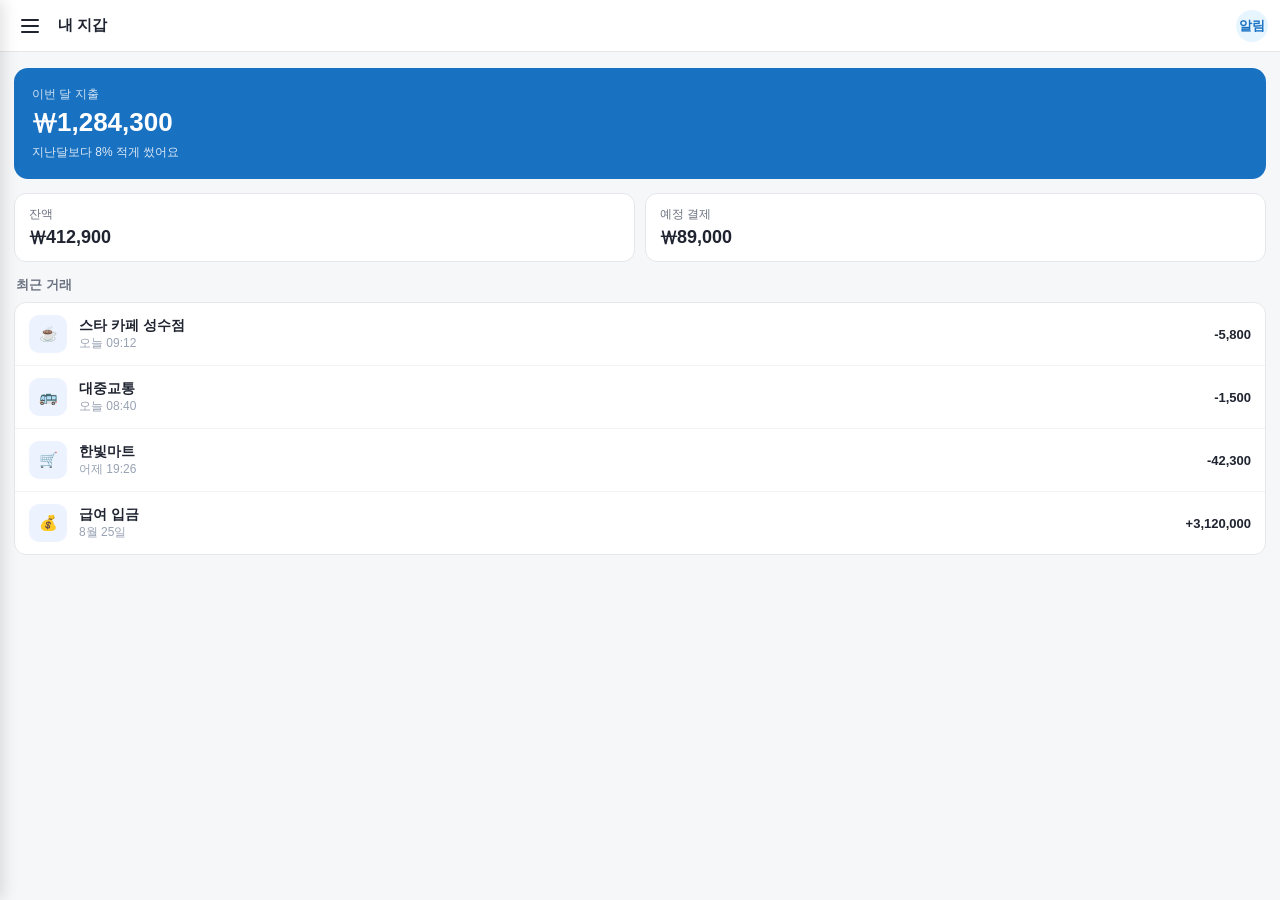
<file: gallery/examples/ux-menu/05-drawer.html>
<!DOCTYPE html>
<html lang="ko">
<head>
<meta charset="UTF-8" />
<meta name="viewport" content="width=device-width, initial-scale=1.0" />
<title>05. 햄버거 드로어</title>

<!-- ============================================================
     [05] 햄버거 드로어 (Hamburger Drawer)

     모바일 폭 기준 예제입니다.
     평소에는 메뉴를 화면 밖에 숨겨 두고, 햄버거 버튼(≡)을 누르면
     왼쪽에서 밀려 나옵니다.

     핵심 아이디어
     - 드로어는 position:fixed 로 화면 왼쪽에 붙여 두고
       transform: translateX(-100%) 로 화면 밖에 대기시킵니다.
     - 열 때는 translateX(0) 으로 되돌립니다.
       (left 값을 바꾸는 것보다 transform 이 애니메이션 성능이 좋습니다.)
     - 드로어 뒤에는 반투명 배경(딤)을 깔아 바깥을 눌러도 닫히게 합니다.
     ============================================================ -->

<style>
  * { box-sizing: border-box; }

  body {
    margin: 0;
    font-family: -apple-system, "Segoe UI", "Malgun Gothic", sans-serif;
    background: #f6f7f9;
    color: #1f2430;
    font-size: 14px;
  }

  /* 드로어가 열려 있는 동안 뒤 화면이 스크롤되지 않게 잠급니다. */
  body.is-locked { overflow: hidden; }

  /* ---------- 상단 앱바 ---------- */
  .appbar {
    position: sticky;
    top: 0;
    z-index: 10;
    display: flex;
    align-items: center;
    gap: 10px;
    height: 52px;
    padding: 0 12px;
    background: #fff;
    border-bottom: 1px solid #e5e7eb;
  }

  /* 햄버거 버튼: 가로 막대 3개를 div 로 그립니다. */
  .hamburger {
    width: 36px; height: 36px;
    border: 0;
    border-radius: 8px;
    background: transparent;
    cursor: pointer;
    display: grid;
    place-content: center;
    gap: 4px;
  }

  .hamburger:hover { background: #f1f3f5; }

  .hamburger span {
    display: block;
    width: 18px;
    height: 2px;
    background: #1f2430;
    border-radius: 2px;
  }

  .appbar__title { font-weight: 700; font-size: 15px; }

  .appbar__action {
    margin-left: auto;
    width: 32px; height: 32px;
    border-radius: 50%;
    background: #e7f5ff;
    color: #1971c2;
    display: grid; place-items: center;
    font-size: 13px; font-weight: 700;
  }

  /* ---------- 드로어 ---------- */
  /* 딤(뒷배경). 평소에는 투명 + 클릭 불가 상태로 숨겨 둡니다. */
  .dim {
    position: fixed;
    inset: 0;
    background: rgba(15, 23, 42, .45);
    opacity: 0;
    pointer-events: none;          /* 안 보일 때는 클릭도 통과시킴 */
    transition: opacity .22s ease;
    z-index: 20;
  }

  .dim.is-open {
    opacity: 1;
    pointer-events: auto;
  }

  /* 드로어 본체. 화면 왼쪽 밖(-100%)에 대기하다가 0 으로 들어옵니다. */
  .drawer {
    position: fixed;
    top: 0;
    left: 0;
    bottom: 0;
    width: 264px;
    max-width: 82vw;               /* 아주 좁은 폰에서도 본문이 조금 보이게 */
    background: #fff;
    z-index: 30;
    transform: translateX(-100%);
    transition: transform .24s ease;
    display: flex;
    flex-direction: column;
    box-shadow: 2px 0 16px rgba(0,0,0,.14);
  }

  .drawer.is-open { transform: translateX(0); }

  .drawer__head {
    display: flex;
    align-items: center;
    gap: 10px;
    padding: 16px 16px 14px;
    border-bottom: 1px solid #f1f3f5;
  }

  .drawer__avatar {
    width: 38px; height: 38px;
    border-radius: 50%;
    background: #1971c2; color: #fff;
    display: grid; place-items: center;
    font-weight: 700;
  }

  .drawer__name { font-weight: 700; }
  .drawer__mail { font-size: 12px; color: #98a2b3; }

  .drawer__close {
    margin-left: auto;
    width: 30px; height: 30px;
    border: 0;
    border-radius: 8px;
    background: transparent;
    font-size: 18px;
    color: #98a2b3;
    cursor: pointer;
  }

  .drawer__close:hover { background: #f1f3f5; color: #1f2430; }

  .drawer__menu {
    list-style: none;
    margin: 0;
    padding: 8px;
    overflow-y: auto;
    flex: 1;
  }

  .drawer__link {
    display: flex;
    align-items: center;
    gap: 12px;
    width: 100%;
    padding: 11px 12px;
    border: 0;
    border-radius: 10px;
    background: transparent;
    font: inherit;
    color: #4b5563;
    text-align: left;
    cursor: pointer;
  }

  .drawer__link:hover { background: #f1f3f5; }

  .drawer__link.is-active {
    background: #e7f5ff;
    color: #1971c2;
    font-weight: 700;
  }

  .drawer__icon { width: 18px; text-align: center; }

  .drawer__foot {
    padding: 12px 16px;
    border-top: 1px solid #f1f3f5;
    font-size: 12px;
    color: #98a2b3;
  }

  /* ---------- 본문 ---------- */
  .main { padding: 16px 14px 32px; }

  .hero {
    background: #1971c2;
    color: #fff;
    border-radius: 14px;
    padding: 18px;
    margin-bottom: 14px;
  }

  .hero__label { font-size: 12px; opacity: .8; }
  .hero__value { font-size: 26px; font-weight: 700; margin-top: 2px; }
  .hero__sub   { font-size: 12px; opacity: .85; margin-top: 4px; }

  .kpis {
    display: grid;
    grid-template-columns: 1fr 1fr;
    gap: 10px;
    margin-bottom: 14px;
  }

  .kpi {
    background: #fff;
    border: 1px solid #e5e7eb;
    border-radius: 12px;
    padding: 12px 14px;
  }

  .kpi__label { font-size: 12px; color: #6b7280; }
  .kpi__value { font-size: 18px; font-weight: 700; margin-top: 2px; }

  .section-title {
    font-size: 13px;
    font-weight: 700;
    color: #6b7280;
    margin: 0 0 8px 2px;
  }

  .list {
    background: #fff;
    border: 1px solid #e5e7eb;
    border-radius: 12px;
    overflow: hidden;
  }

  .row {
    display: flex;
    align-items: center;
    gap: 12px;
    padding: 12px 14px;
    border-bottom: 1px solid #f1f3f5;
  }

  .row:last-child { border-bottom: 0; }

  .row__thumb {
    width: 38px; height: 38px;
    border-radius: 10px;
    background: #edf2ff;
    display: grid; place-items: center;
    font-size: 15px;
  }

  .row__title { font-weight: 600; }
  .row__desc { font-size: 12px; color: #98a2b3; }
  .row__amount { margin-left: auto; font-weight: 700; font-size: 13px; }
</style>
</head>
<body>

  <!-- ---------- 상단 앱바 ---------- -->
  <header class="appbar">
    <button class="hamburger" id="openBtn" aria-label="메뉴 열기">
      <span></span><span></span><span></span>
    </button>
    <span class="appbar__title">내 지갑</span>
    <span class="appbar__action">알림</span>
  </header>

  <!-- ---------- 딤(뒷배경): 누르면 닫힘 ---------- -->
  <div class="dim" id="dim"></div>

  <!-- ---------- 드로어 ---------- -->
  <nav class="drawer" id="drawer" aria-label="주 메뉴">
    <div class="drawer__head">
      <div class="drawer__avatar">JW</div>
      <div>
        <div class="drawer__name">이도경</div>
        <div class="drawer__mail">dokyung@example.com</div>
      </div>
      <button class="drawer__close" id="closeBtn" aria-label="메뉴 닫기">&times;</button>
    </div>

    <ul class="drawer__menu">
      <li><button class="drawer__link is-active"><span class="drawer__icon">▤</span>홈</button></li>
      <li><button class="drawer__link"><span class="drawer__icon">◫</span>거래 내역</button></li>
      <li><button class="drawer__link"><span class="drawer__icon">◈</span>카드 관리</button></li>
      <li><button class="drawer__link"><span class="drawer__icon">◭</span>지출 리포트</button></li>
      <li><button class="drawer__link"><span class="drawer__icon">☺</span>친구 송금</button></li>
      <li><button class="drawer__link"><span class="drawer__icon">✉</span>알림 센터</button></li>
      <li><button class="drawer__link"><span class="drawer__icon">⚙</span>설정</button></li>
    </ul>

    <div class="drawer__foot">v2.4.1 · 고객센터 1588-0000</div>
  </nav>

  <!-- ---------- 본문 ---------- -->
  <main class="main">
    <div class="hero">
      <div class="hero__label">이번 달 지출</div>
      <div class="hero__value">₩1,284,300</div>
      <div class="hero__sub">지난달보다 8% 적게 썼어요</div>
    </div>

    <div class="kpis">
      <div class="kpi"><div class="kpi__label">잔액</div><div class="kpi__value">₩412,900</div></div>
      <div class="kpi"><div class="kpi__label">예정 결제</div><div class="kpi__value">₩89,000</div></div>
    </div>

    <p class="section-title">최근 거래</p>
    <div class="list">
      <div class="row">
        <div class="row__thumb">☕</div>
        <div>
          <div class="row__title">스타 카페 성수점</div>
          <div class="row__desc">오늘 09:12</div>
        </div>
        <div class="row__amount">-5,800</div>
      </div>
      <div class="row">
        <div class="row__thumb">🚌</div>
        <div>
          <div class="row__title">대중교통</div>
          <div class="row__desc">오늘 08:40</div>
        </div>
        <div class="row__amount">-1,500</div>
      </div>
      <div class="row">
        <div class="row__thumb">🛒</div>
        <div>
          <div class="row__title">한빛마트</div>
          <div class="row__desc">어제 19:26</div>
        </div>
        <div class="row__amount">-42,300</div>
      </div>
      <div class="row">
        <div class="row__thumb">💰</div>
        <div>
          <div class="row__title">급여 입금</div>
          <div class="row__desc">8월 25일</div>
        </div>
        <div class="row__amount">+3,120,000</div>
      </div>
    </div>
  </main>

<script>
  /* ------------------------------------------------------------
     드로어 열기 / 닫기

     상태를 나타내는 방법은 클래스 하나(is-open)뿐입니다.
     - 드로어와 딤에 동시에 붙였다 뗍니다.
     - 실제 움직임(transform, opacity)은 CSS 가 담당합니다.
       JS 는 "지금 열려 있다/닫혀 있다"만 관리합니다.
     ------------------------------------------------------------ */

  var drawer = document.getElementById('drawer');
  var dim    = document.getElementById('dim');

  function openDrawer() {
    drawer.classList.add('is-open');
    dim.classList.add('is-open');
    document.body.classList.add('is-locked');   // 뒤 화면 스크롤 잠금
  }

  function closeDrawer() {
    drawer.classList.remove('is-open');
    dim.classList.remove('is-open');
    document.body.classList.remove('is-locked');
  }

  // 햄버거 버튼으로 열기
  document.getElementById('openBtn').addEventListener('click', openDrawer);

  // 닫는 방법 3가지: X 버튼 / 딤 클릭 / ESC 키
  document.getElementById('closeBtn').addEventListener('click', closeDrawer);
  dim.addEventListener('click', closeDrawer);
  document.addEventListener('keydown', function (e) {
    if (e.key === 'Escape') closeDrawer();
  });

  // 메뉴를 고르면 선택 표시를 옮기고 드로어를 닫습니다.
  // (모바일 드로어는 "고르면 닫힌다"가 기본 동작입니다.)
  document.querySelector('.drawer__menu').addEventListener('click', function (e) {
    var link = e.target.closest('.drawer__link');
    if (!link) return;

    document.querySelectorAll('.drawer__link').forEach(function (el) {
      el.classList.remove('is-active');
    });
    link.classList.add('is-active');

    document.querySelector('.appbar__title').textContent = link.textContent.trim();
    closeDrawer();
  });
</script>
</body>
</html>
</file>
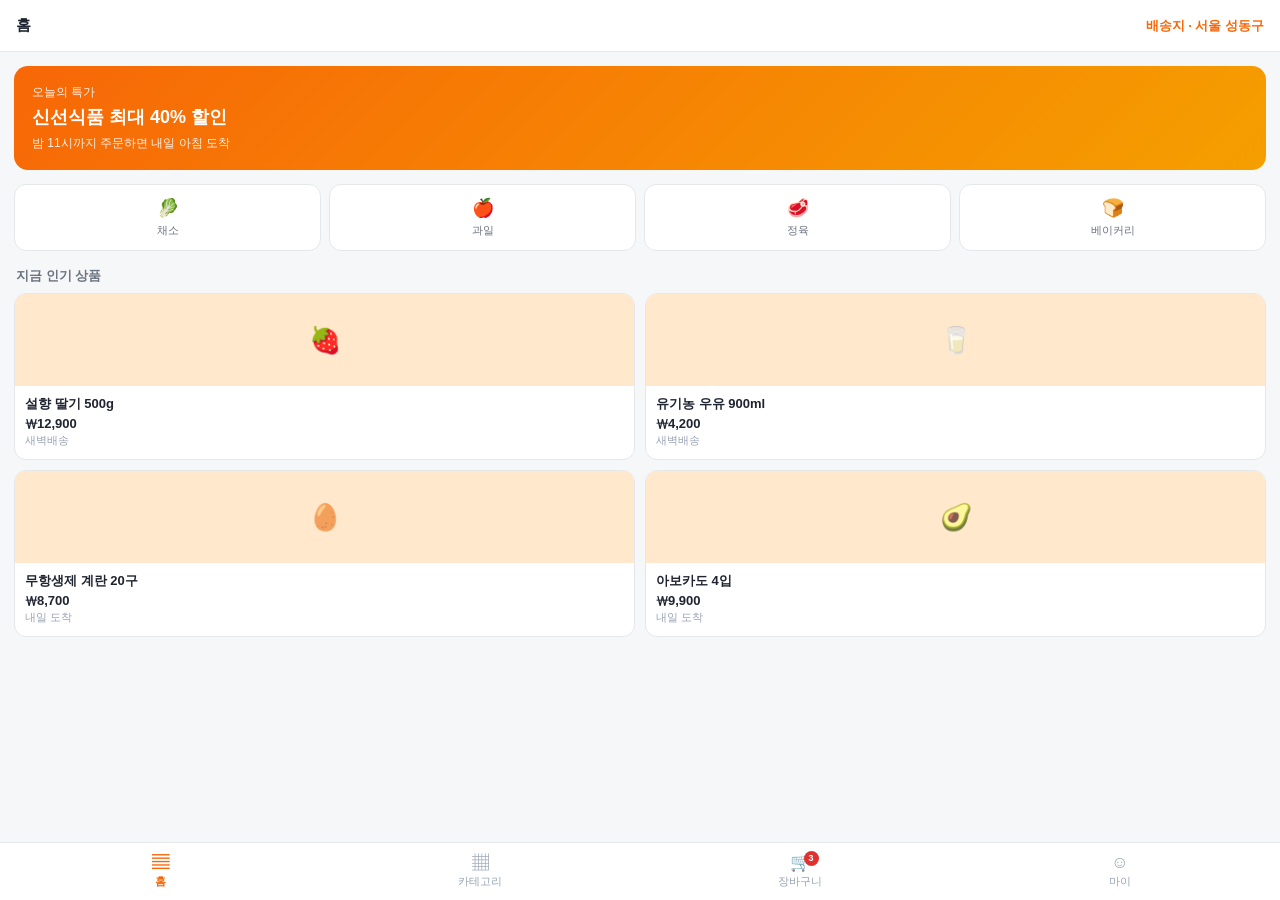
<file: gallery/examples/ux-menu/06-bottom-tab.html>
<!DOCTYPE html>
<html lang="ko">
<head>
<meta charset="UTF-8" />
<meta name="viewport" content="width=device-width, initial-scale=1.0" />
<title>06. 하단 탭바</title>

<!-- ============================================================
     [06] 하단 탭바 (Bottom Tab Bar)

     모바일 폭 기준 예제입니다.
     핵심 메뉴 4개를 화면 아래에 항상 고정해 둡니다.
     엄지가 닿는 범위 안이라 한 손 조작이 편합니다.

     핵심 아이디어
     - 탭바: position: fixed; bottom: 0 으로 화면 아래에 고정
     - 본문 아래쪽에 탭바 높이만큼 padding-bottom 을 줘야
       마지막 내용이 탭바에 가려지지 않습니다. (자주 하는 실수)
     - 탭을 누르면 화면(패널)을 갈아 끼웁니다.
     ============================================================ -->

<style>
  * { box-sizing: border-box; }

  body {
    margin: 0;
    font-family: -apple-system, "Segoe UI", "Malgun Gothic", sans-serif;
    background: #f6f7f9;
    color: #1f2430;
    font-size: 14px;
  }

  /* ---------- 상단 앱바 ---------- */
  .appbar {
    position: sticky;
    top: 0;
    z-index: 10;
    display: flex;
    align-items: center;
    height: 52px;
    padding: 0 16px;
    background: #fff;
    border-bottom: 1px solid #e5e7eb;
  }

  .appbar__title { font-weight: 700; font-size: 15px; }

  .appbar__right {
    margin-left: auto;
    font-size: 13px;
    color: #f76707;
    font-weight: 600;
  }

  /* ---------- 본문 ----------
     padding-bottom 이 탭바 높이(58px)보다 넉넉해야
     스크롤을 끝까지 내렸을 때 마지막 카드가 가려지지 않습니다. */
  .main { padding: 14px 14px 78px; }

  .panel { display: none; }
  .panel.is-on { display: block; }

  /* 홈 화면 요소들 */
  .banner {
    background: linear-gradient(135deg, #f76707, #f59f00);
    color: #fff;
    border-radius: 14px;
    padding: 18px;
    margin-bottom: 14px;
  }

  .banner__label { font-size: 12px; opacity: .9; }
  .banner__title { font-size: 18px; font-weight: 700; margin-top: 4px; }
  .banner__sub   { font-size: 12px; opacity: .9; margin-top: 6px; }

  .quick {
    display: grid;
    grid-template-columns: repeat(4, 1fr);
    gap: 8px;
    margin-bottom: 16px;
  }

  .quick__item {
    background: #fff;
    border: 1px solid #e5e7eb;
    border-radius: 12px;
    padding: 12px 4px;
    text-align: center;
  }

  .quick__icon { font-size: 18px; }
  .quick__label { font-size: 11px; color: #6b7280; margin-top: 4px; }

  .section-title {
    font-size: 13px;
    font-weight: 700;
    color: #6b7280;
    margin: 0 0 8px 2px;
  }

  /* 상품 2열 그리드 */
  .products {
    display: grid;
    grid-template-columns: 1fr 1fr;
    gap: 10px;
  }

  .product {
    background: #fff;
    border: 1px solid #e5e7eb;
    border-radius: 12px;
    overflow: hidden;
  }

  .product__img {
    height: 92px;
    background: #ffe8cc;
    display: grid;
    place-items: center;
    font-size: 26px;
  }

  .product__body { padding: 9px 10px 11px; }
  .product__name { font-size: 13px; font-weight: 600; }
  .product__price { font-size: 13px; font-weight: 700; margin-top: 2px; }
  .product__ship { font-size: 11px; color: #98a2b3; }

  /* 다른 탭용 간단한 목록 */
  .list {
    background: #fff;
    border: 1px solid #e5e7eb;
    border-radius: 12px;
    overflow: hidden;
  }

  .row {
    display: flex;
    align-items: center;
    gap: 12px;
    padding: 13px 14px;
    border-bottom: 1px solid #f1f3f5;
  }

  .row:last-child { border-bottom: 0; }

  .row__thumb {
    width: 40px; height: 40px;
    border-radius: 10px;
    background: #ffe8cc;
    display: grid; place-items: center;
    font-size: 17px;
  }

  .row__title { font-weight: 600; }
  .row__desc { font-size: 12px; color: #98a2b3; }
  .row__right { margin-left: auto; font-size: 12px; color: #98a2b3; }

  /* ---------- 핵심: 하단 탭바 ---------- */
  .tabbar {
    position: fixed;      /* 스크롤과 무관하게 항상 같은 자리 */
    left: 0;
    right: 0;
    bottom: 0;
    z-index: 20;
    display: flex;
    height: 58px;
    background: #fff;
    border-top: 1px solid #e5e7eb;
    /* 아이폰처럼 화면 아래에 홈 인디케이터가 있는 기기를 위한 여백.
       해당 기기가 아니면 0 이 적용됩니다. */
    padding-bottom: env(safe-area-inset-bottom, 0);
  }

  .tabbar__btn {
    flex: 1;                  /* 4개가 화면을 똑같이 나눠 가짐 */
    border: 0;
    background: transparent;
    font: inherit;
    cursor: pointer;
    display: flex;
    flex-direction: column;
    align-items: center;
    justify-content: center;
    gap: 3px;
    color: #98a2b3;
    padding: 0;
  }

  .tabbar__icon { font-size: 17px; line-height: 1; }
  .tabbar__label { font-size: 11px; }

  /* 선택된 탭 */
  .tabbar__btn.is-on {
    color: #f76707;
    font-weight: 700;
  }

  /* 알림 개수 표시(뱃지) */
  .tabbar__icon { position: relative; }

  .dot {
    position: absolute;
    top: -3px;
    right: -8px;
    min-width: 15px;
    height: 15px;
    padding: 0 4px;
    border-radius: 999px;
    background: #e03131;
    color: #fff;
    font-size: 9px;
    line-height: 15px;
    font-weight: 700;
  }
</style>
</head>
<body>

  <header class="appbar">
    <span class="appbar__title" id="appTitle">홈</span>
    <span class="appbar__right">배송지 · 서울 성동구</span>
  </header>

  <main class="main">

    <!-- 탭 1: 홈 -->
    <section class="panel is-on" id="home">
      <div class="banner">
        <div class="banner__label">오늘의 특가</div>
        <div class="banner__title">신선식품 최대 40% 할인</div>
        <div class="banner__sub">밤 11시까지 주문하면 내일 아침 도착</div>
      </div>

      <div class="quick">
        <div class="quick__item"><div class="quick__icon">🥬</div><div class="quick__label">채소</div></div>
        <div class="quick__item"><div class="quick__icon">🍎</div><div class="quick__label">과일</div></div>
        <div class="quick__item"><div class="quick__icon">🥩</div><div class="quick__label">정육</div></div>
        <div class="quick__item"><div class="quick__icon">🍞</div><div class="quick__label">베이커리</div></div>
      </div>

      <p class="section-title">지금 인기 상품</p>
      <div class="products">
        <div class="product">
          <div class="product__img">🍓</div>
          <div class="product__body">
            <div class="product__name">설향 딸기 500g</div>
            <div class="product__price">₩12,900</div>
            <div class="product__ship">새벽배송</div>
          </div>
        </div>
        <div class="product">
          <div class="product__img">🥛</div>
          <div class="product__body">
            <div class="product__name">유기농 우유 900ml</div>
            <div class="product__price">₩4,200</div>
            <div class="product__ship">새벽배송</div>
          </div>
        </div>
        <div class="product">
          <div class="product__img">🥚</div>
          <div class="product__body">
            <div class="product__name">무항생제 계란 20구</div>
            <div class="product__price">₩8,700</div>
            <div class="product__ship">내일 도착</div>
          </div>
        </div>
        <div class="product">
          <div class="product__img">🥑</div>
          <div class="product__body">
            <div class="product__name">아보카도 4입</div>
            <div class="product__price">₩9,900</div>
            <div class="product__ship">내일 도착</div>
          </div>
        </div>
      </div>
    </section>

    <!-- 탭 2: 카테고리 -->
    <section class="panel" id="category">
      <p class="section-title">전체 카테고리</p>
      <div class="list">
        <div class="row"><div class="row__thumb">🥬</div><div><div class="row__title">채소</div><div class="row__desc">잎채소 · 뿌리채소 · 쌈채소</div></div><div class="row__right">›</div></div>
        <div class="row"><div class="row__thumb">🍎</div><div><div class="row__title">과일</div><div class="row__desc">제철 · 수입 · 냉동</div></div><div class="row__right">›</div></div>
        <div class="row"><div class="row__thumb">🥩</div><div><div class="row__title">정육 · 계란</div><div class="row__desc">국내산 · 수입산</div></div><div class="row__right">›</div></div>
        <div class="row"><div class="row__thumb">🐟</div><div><div class="row__title">수산 · 건해산</div><div class="row__desc">생선 · 조개 · 건어물</div></div><div class="row__right">›</div></div>
        <div class="row"><div class="row__thumb">🍞</div><div><div class="row__title">베이커리</div><div class="row__desc">식빵 · 디저트</div></div><div class="row__right">›</div></div>
      </div>
    </section>

    <!-- 탭 3: 장바구니 -->
    <section class="panel" id="cart">
      <p class="section-title">장바구니 3건</p>
      <div class="list">
        <div class="row"><div class="row__thumb">🍓</div><div><div class="row__title">설향 딸기 500g</div><div class="row__desc">수량 1</div></div><div class="row__right">₩12,900</div></div>
        <div class="row"><div class="row__thumb">🥛</div><div><div class="row__title">유기농 우유 900ml</div><div class="row__desc">수량 2</div></div><div class="row__right">₩8,400</div></div>
        <div class="row"><div class="row__thumb">🥚</div><div><div class="row__title">무항생제 계란 20구</div><div class="row__desc">수량 1</div></div><div class="row__right">₩8,700</div></div>
        <div class="row"><div class="row__title">결제 예상 금액</div><div class="row__right"><b>₩30,000</b></div></div>
      </div>
    </section>

    <!-- 탭 4: 마이 -->
    <section class="panel" id="my">
      <p class="section-title">내 정보</p>
      <div class="list">
        <div class="row"><div class="row__thumb">👤</div><div><div class="row__title">이도경 님</div><div class="row__desc">일반 회원 · 적립금 3,240원</div></div></div>
        <div class="row"><div class="row__title">주문 내역</div><div class="row__right">›</div></div>
        <div class="row"><div class="row__title">배송지 관리</div><div class="row__right">›</div></div>
        <div class="row"><div class="row__title">알림 설정</div><div class="row__right">›</div></div>
        <div class="row"><div class="row__title">고객센터</div><div class="row__right">›</div></div>
      </div>
    </section>

  </main>

  <!-- ---------- 하단 탭바 (항상 화면 아래 고정) ---------- -->
  <nav class="tabbar" aria-label="주 메뉴">
    <button class="tabbar__btn is-on" data-target="home" data-title="홈">
      <span class="tabbar__icon">▤</span>
      <span class="tabbar__label">홈</span>
    </button>
    <button class="tabbar__btn" data-target="category" data-title="카테고리">
      <span class="tabbar__icon">▦</span>
      <span class="tabbar__label">카테고리</span>
    </button>
    <button class="tabbar__btn" data-target="cart" data-title="장바구니">
      <span class="tabbar__icon">🛒<span class="dot">3</span></span>
      <span class="tabbar__label">장바구니</span>
    </button>
    <button class="tabbar__btn" data-target="my" data-title="마이페이지">
      <span class="tabbar__icon">☺</span>
      <span class="tabbar__label">마이</span>
    </button>
  </nav>

<script>
  /* ------------------------------------------------------------
     탭 전환

     하단 탭은 "페이지 이동"처럼 보이지만, 실제 앱에서도
     화면을 갈아 끼우는 방식으로 만드는 경우가 많습니다.
     여기서도 패널을 보였다/숨겼다 합니다.
     ------------------------------------------------------------ */
  document.querySelector('.tabbar').addEventListener('click', function (e) {
    var btn = e.target.closest('.tabbar__btn');
    if (!btn) return;

    // 1) 탭 선택 표시 옮기기
    document.querySelectorAll('.tabbar__btn').forEach(function (b) {
      b.classList.remove('is-on');
    });
    btn.classList.add('is-on');

    // 2) 해당 패널만 보이기
    document.querySelectorAll('.panel').forEach(function (p) {
      p.classList.remove('is-on');
    });
    document.getElementById(btn.dataset.target).classList.add('is-on');

    // 3) 상단 제목 갱신 + 스크롤을 맨 위로
    document.getElementById('appTitle').textContent = btn.dataset.title;
    window.scrollTo(0, 0);
  });
</script>
</body>
</html>
</file>
<file: gallery/assets/style.css>
/* ============================================================
   assets/style.css  -  갤러리(껍데기) 전용 스타일

   [디자인 원칙]
   이 갤러리의 주인공은 "예제 화면"입니다.
   그래서 갤러리 자체 UI는 색을 거의 쓰지 않고(무채색)
   선/여백/글자 크기만으로 구조를 만듭니다.
   갤러리가 화려하면 정작 봐야 할 예제가 묻히기 때문입니다.
   ============================================================ */

/* ---------- 0. 공통 변수 --------------------------------- */
:root {
  --bg:        #f5f5f5;   /* 페이지 배경 (아주 옅은 회색) */
  --surface:   #ffffff;   /* 카드/패널 배경 */
  --line:      #e2e2e2;   /* 기본 경계선 */
  --line-2:    #cfcfcf;   /* 강조된 경계선 */
  --text:      #1c1c1c;   /* 본문 글자 */
  --text-2:    #6b6b6b;   /* 보조 글자 */
  --text-3:    #9a9a9a;   /* 더 흐린 글자 / 비활성 */
  --radius:    10px;
  --shadow:    0 1px 2px rgba(0,0,0,.05);
}

/* ---------- 1. 리셋 -------------------------------------- */
* { box-sizing: border-box; }

/* hidden 속성이 붙으면 무조건 숨깁니다.
   브라우저 기본값은 display:none 이지만 우선순위가 매우 낮아서
   .modal { display:flex } 같은 규칙에 밀려버립니다.
   그래서 !important 로 확실히 이기게 해 둡니다. */
[hidden] { display: none !important; }

html, body {
  margin: 0;
  padding: 0;
}

body {
  background: var(--bg);
  color: var(--text);
  font-family: -apple-system, BlinkMacSystemFont, "Segoe UI",
               "Malgun Gothic", "맑은 고딕", Roboto, sans-serif;
  font-size: 14px;
  line-height: 1.6;
  -webkit-font-smoothing: antialiased;
}

/* 모달이 열려 있는 동안 뒤쪽 페이지가 스크롤되지 않도록 잠급니다.
   (app.js 가 body 태그에 이 클래스를 붙였다 뗐다 합니다.) */
body.is-locked { overflow: hidden; }

ul { margin: 0; padding: 0; list-style: none; }
button { font: inherit; color: inherit; }

/* ============================================================
   [1층] 상단 가로 탭 - 갤러리 전환
   ============================================================ */
.topbar {
  position: sticky;          /* 스크롤해도 위에 붙어 있게 */
  top: 0;
  z-index: 10;
  background: var(--surface);
  border-bottom: 1px solid var(--line);
}

.topbar__inner {
  max-width: 1240px;
  margin: 0 auto;
  padding: 14px 24px 0;
}

.topbar__title {
  margin: 0 0 10px;
  font-size: 14px;
  font-weight: 600;
  letter-spacing: -.2px;
  color: var(--text-2);
}

/* 탭 버튼 줄 */
.tabs {
  display: flex;
  gap: 4px;
}

.tab {
  padding: 9px 14px;
  border: 0;
  background: transparent;
  color: var(--text-2);
  font-size: 14px;
  cursor: pointer;
  border-bottom: 2px solid transparent;  /* 선택 표시용 밑줄 자리 */
  margin-bottom: -1px;                   /* topbar 아래 선과 겹치게 */
}

.tab:hover { color: var(--text); }

/* 현재 보고 있는 갤러리 */
.tab.is-active {
  color: var(--text);
  font-weight: 600;
  border-bottom-color: var(--text);
}

/* 예제가 아직 없는 갤러리(홈페이지/디자인)는 비활성으로 보여줍니다. */
.tab:disabled {
  color: var(--text-3);
  cursor: not-allowed;
}

.tab__badge {
  margin-left: 6px;
  font-size: 11px;
  color: var(--text-3);
}

/* ============================================================
   [2층 + 3층] 좌측 사이드바 + 본문
   ============================================================ */
.layout {
  max-width: 1240px;
  margin: 0 auto;
  padding: 24px;
  display: grid;
  grid-template-columns: 190px 1fr;   /* 왼쪽 필터 190px, 나머지는 본문 */
  gap: 28px;
  align-items: start;
}

/* ---------- [2층] 분류 필터 ------------------------------ */
.sidebar {
  position: sticky;
  top: 92px;      /* 상단 탭 높이만큼 내려서 고정 */
}

.sidebar__label {
  margin: 0 0 8px;
  padding-left: 10px;
  font-size: 11px;
  font-weight: 600;
  letter-spacing: .06em;
  color: var(--text-3);
}

.filters { display: flex; flex-direction: column; gap: 2px; }

/* 필터 버튼 하나 */
.filter {
  display: flex;
  align-items: center;
  gap: 8px;
  width: 100%;
  padding: 8px 10px;
  border: 0;
  border-radius: 8px;
  background: transparent;
  color: var(--text-2);
  font-size: 14px;
  text-align: left;
  cursor: pointer;
}

.filter:hover { background: #ececec; color: var(--text); }

/* 선택된 필터.
   "이동"이 아니라 "필터 선택"임이 드러나도록
   화살표가 아니라 체크 표시를 왼쪽에 둡니다. */
.filter.is-on {
  background: #e9e9e9;
  color: var(--text);
  font-weight: 600;
}

.filter__check {
  width: 14px;
  flex: 0 0 14px;
  color: var(--text);
  opacity: 0;              /* 평소엔 자리만 차지하고 안 보임 */
  font-size: 12px;
}

.filter.is-on .filter__check { opacity: 1; }

.filter__count {
  margin-left: auto;
  font-size: 12px;
  color: var(--text-3);
  font-weight: 400;
}

/* ---------- [3층] 본문 ----------------------------------- */
.content__status {
  margin: 0 0 14px;
  font-size: 13px;
  color: var(--text-2);
}

/* 카드 그리드: 기본 3열 */
.grid {
  display: grid;
  grid-template-columns: repeat(3, 1fr);
  gap: 18px;
}

/* 카드 = 라이브 미리보기 + 제목 + 한 줄 요약.
   button 태그로 만들어서 카드 전체가 클릭 영역이 되고
   키보드 Tab/Enter 로도 열 수 있게 했습니다. */
.card {
  display: block;
  width: 100%;
  padding: 0;
  border: 1px solid var(--line);
  border-radius: var(--radius);
  background: var(--surface);
  box-shadow: var(--shadow);
  text-align: left;
  cursor: pointer;
  overflow: hidden;
  transition: border-color .15s, box-shadow .15s, transform .15s;
}

.card:hover {
  border-color: var(--line-2);
  box-shadow: 0 4px 14px rgba(0,0,0,.08);
  transform: translateY(-2px);
}

/* ---------- 카드 라이브 미리보기 -------------------------- */
/* 썸네일 영역: 실제 iframe 을 축소해서 넣습니다(스크린샷 아님). */
.thumb {
  position: relative;
  aspect-ratio: 16 / 10;         /* 카드 썸네일 비율 고정 */
  overflow: hidden;              /* 축소해도 넘치는 부분은 잘라냄 */
  background: #fafafa;
  border-bottom: 1px solid var(--line);
  pointer-events: none;          /* 썸네일 안 클릭은 무시 -> 카드 클릭으로 */
}

/* iframe 을 감싸는 상자. 이 상자를 scale 로 줄입니다.
   - 데스크톱용: 컨테이너보다 1/0.35 = 285.714% 크게 잡고 0.35배로 축소
   - transform-origin: top left 이므로 왼쪽 위를 기준으로 줄어듭니다. */
.thumb__scaler {
  position: absolute;
  top: 0;
  left: 0;
  width: 285.714%;
  height: 285.714%;
  transform: scale(0.35);
  transform-origin: top left;
}

/* 모바일용 예제(드로어/하단탭바)는 좁은 화면에서 봐야 의미가 있습니다.
   그래서 폭 390px 짜리 화면을 만들어 가운데에 두고 같은 비율로 축소합니다. */
.thumb__scaler--mobile {
  left: 50%;
  width: 390px;
  height: 780px;
  margin-left: -195px;                /* 폭의 절반만큼 왼쪽으로 -> 가운데 정렬 */
  transform: scale(0.35);
  transform-origin: top center;
}

.thumb iframe {
  width: 100%;
  height: 100%;
  border: 0;
  display: block;
  overflow: hidden;      /* 썸네일에서는 스크롤바를 숨김 */
  pointer-events: none;  /* 미리보기는 조작 불가(카드 클릭이 우선) */
  background: #fff;
}

/* 모바일 썸네일은 좌우 여백이 생기므로 배경을 살짝 눌러 구분 */
.thumb--mobile { background: #eeeeee; }

.card__body { padding: 12px 14px 14px; }

.card__title {
  margin: 0 0 4px;
  font-size: 14px;
  font-weight: 600;
  color: var(--text);
}

.card__summary {
  margin: 0;
  font-size: 13px;
  color: var(--text-2);
}

/* ---------- 빈 상태 -------------------------------------- */
.empty {
  padding: 60px 20px;
  text-align: center;
  border: 1px dashed var(--line-2);
  border-radius: var(--radius);
  background: var(--surface);
}

.empty__title { margin: 0 0 6px; font-weight: 600; }
.empty__desc  { margin: 0; font-size: 13px; color: var(--text-2); }

/* ============================================================
   상세 오버레이 모달
   ============================================================ */
.modal {
  position: fixed;
  inset: 0;               /* top/right/bottom/left 를 모두 0 으로 */
  z-index: 100;
  display: flex;
  align-items: center;
  justify-content: center;
  padding: 24px;
}

/* 뒤쪽 화면을 어둡게 덮는 층. 클릭하면 닫힙니다. */
.modal__backdrop {
  position: absolute;
  inset: 0;
  background: rgba(20, 20, 20, .45);
}

.modal__panel {
  position: relative;     /* backdrop 위로 올라오도록 */
  display: flex;
  flex-direction: column;
  width: min(1180px, 100%);
  max-height: 100%;
  background: var(--surface);
  border-radius: 12px;
  box-shadow: 0 20px 60px rgba(0,0,0,.3);
  overflow: hidden;
}

.modal__head {
  display: flex;
  align-items: center;
  gap: 12px;
  padding: 14px 18px;
  border-bottom: 1px solid var(--line);
}

.modal__title { margin: 0; font-size: 15px; font-weight: 600; }

.iconbtn {
  margin-left: auto;
  width: 30px;
  height: 30px;
  border: 1px solid var(--line);
  border-radius: 7px;
  background: var(--surface);
  font-size: 18px;
  line-height: 1;
  color: var(--text-2);
  cursor: pointer;
}

.iconbtn:hover { background: #f0f0f0; color: var(--text); }

/* ---------- 폭 전환 세그먼티드 컨트롤 --------------------- */
.modal__tools {
  display: flex;
  align-items: center;
  gap: 12px;
  padding: 12px 18px;
  border-bottom: 1px solid var(--line);
}

.segmented {
  display: inline-flex;
  padding: 3px;
  border: 1px solid var(--line);
  border-radius: 8px;
  background: #f2f2f2;
}

.segmented button {
  padding: 5px 12px;
  border: 0;
  border-radius: 6px;
  background: transparent;
  color: var(--text-2);
  font-size: 13px;
  cursor: pointer;
}

/* 선택된 버튼만 흰 배경으로 떠 보이게 */
.segmented button.is-on {
  background: var(--surface);
  color: var(--text);
  font-weight: 600;
  box-shadow: var(--shadow);
}

.newtab {
  margin-left: auto;
  font-size: 13px;
  color: var(--text-2);
  text-decoration: none;
  border-bottom: 1px solid var(--line-2);
}

.newtab:hover { color: var(--text); }

/* ---------- 미리보기 무대 + 브라우저 창 프레임 ------------ */
/* 예제와 갤러리를 눈으로 구분하기 위해,
   예제는 반드시 "브라우저 창" 모양 프레임 안에서 보여줍니다. */
.stage {
  flex: 1 1 auto;
  min-height: 0;
  display: flex;
  justify-content: center;    /* 폭이 줄어들면 가운데로 모임 */
  padding: 20px;
  background: #ededed;        /* 무대 바닥은 살짝 어두운 회색 */
  overflow: auto;
}

.browser {
  display: flex;
  flex-direction: column;
  width: 100%;                       /* 기본: 데스크톱(100%) */
  height: clamp(360px, 58vh, 620px); /* 화면 높이에 맞춰 유연하게 */
  border: 1px solid var(--line-2);
  border-radius: 10px;
  background: var(--surface);
  box-shadow: 0 6px 24px rgba(0,0,0,.12);
  overflow: hidden;
  transition: width .18s ease;       /* 폭 전환이 부드럽게 보이도록 */
}

/* 세그먼티드 컨트롤이 바꾸는 것은 "프레임의 폭" 하나뿐입니다.
   폭이 바뀌면 예제 안의 미디어쿼리가 실제로 반응합니다. */
.browser--desktop { width: 100%; }
.browser--tablet  { width: 768px; max-width: 100%; }
.browser--mobile  { width: 390px; max-width: 100%; }

/* 창 상단 바 + 신호등 점 3개 */
.browser__bar {
  flex: 0 0 auto;
  display: flex;
  align-items: center;
  gap: 6px;
  padding: 8px 12px;
  background: #f0f0f0;
  border-bottom: 1px solid var(--line);
}

.dot {
  width: 10px;
  height: 10px;
  border-radius: 50%;
  display: inline-block;
}

.dot--red    { background: #e06c5f; }
.dot--yellow { background: #e2b04a; }
.dot--green  { background: #61b567; }

.browser__url {
  margin-left: 10px;
  padding: 2px 10px;
  flex: 1 1 auto;
  border-radius: 999px;
  background: var(--surface);
  border: 1px solid var(--line);
  font-size: 11px;
  color: var(--text-3);
  white-space: nowrap;
  overflow: hidden;
  text-overflow: ellipsis;
}

.browser__body { flex: 1 1 auto; min-height: 0; }

.browser__body iframe {
  width: 100%;
  height: 100%;
  border: 0;
  display: block;
  background: #fff;
}

/* ---------- 접이식 설명 패널 ----------------------------- */
.notes {
  flex: 0 0 auto;
  border-top: 1px solid var(--line);
  background: var(--surface);
  max-height: 34vh;
  overflow: auto;
}

.notes__summary {
  padding: 11px 18px;
  font-size: 13px;
  font-weight: 600;
  color: var(--text-2);
  cursor: pointer;
  list-style: none;          /* 기본 삼각형 마커 숨김 */
  user-select: none;
}

.notes__summary::-webkit-details-marker { display: none; }

/* 직접 만든 화살표. 열리면 90도 돌아갑니다. */
.notes__summary::before {
  content: "\25B8";
  display: inline-block;
  margin-right: 8px;
  color: var(--text-3);
  transition: transform .15s;
}

.notes[open] .notes__summary::before { transform: rotate(90deg); }

.notes__body {
  display: grid;
  grid-template-columns: 1.2fr 1fr 1fr;
  gap: 24px;
  padding: 4px 18px 20px;
}

.note__title {
  margin: 0 0 6px;
  font-size: 12px;
  font-weight: 600;
  letter-spacing: .04em;
  color: var(--text-3);
}

.note__when { margin: 0; font-size: 13px; color: var(--text-2); }

.note__list { font-size: 13px; color: var(--text-2); }

.note__list li {
  position: relative;
  padding-left: 12px;
  margin-bottom: 3px;
}

.note__list li::before {
  content: "";
  position: absolute;
  left: 0;
  top: 10px;
  width: 4px;
  height: 1px;
  background: var(--text-3);
}

/* ============================================================
   반응형
   ============================================================ */

/* 1100px 이하: 카드 3열 -> 2열 */
@media (max-width: 1100px) {
  .grid { grid-template-columns: repeat(2, 1fr); }
}

/* 900px 이하:
   - 좌측 사이드바를 없애고 필터를 "상단 가로 칩 줄"로 바꿉니다.
   - 모달 설명 패널도 한 줄씩 쌓습니다. */
@media (max-width: 900px) {
  .layout {
    grid-template-columns: 1fr;   /* 한 줄로 */
    gap: 16px;
    padding: 16px;
  }

  .sidebar {
    position: static;             /* 고정 해제 */
  }

  .sidebar__label { padding-left: 0; }

  /* 칩이 가로로 늘어서고, 넘치면 좌우 스크롤 */
  .filters {
    flex-direction: row;
    flex-wrap: nowrap;
    gap: 6px;
    overflow-x: auto;
    padding-bottom: 4px;
  }

  .filter {
    width: auto;
    flex: 0 0 auto;
    padding: 6px 12px;
    border: 1px solid var(--line);
    border-radius: 999px;         /* 알약(칩) 모양 */
    background: var(--surface);
    white-space: nowrap;
  }

  .filter.is-on {
    border-color: var(--text);
    background: var(--surface);
  }

  .filter__count { display: none; } /* 칩에서는 개수 숨겨 폭 절약 */

  .modal { padding: 0; }
  .modal__panel { border-radius: 0; height: 100%; width: 100%; }
  .stage { padding: 12px; }
  .browser { height: clamp(300px, 46vh, 520px); }
  .notes__body { grid-template-columns: 1fr; gap: 14px; }
}

/* 640px 이하: 카드 2열 -> 1열 */
@media (max-width: 640px) {
  .grid { grid-template-columns: 1fr; }
  .modal__tools { flex-wrap: wrap; }
  .newtab { margin-left: 0; }
}
</file>
